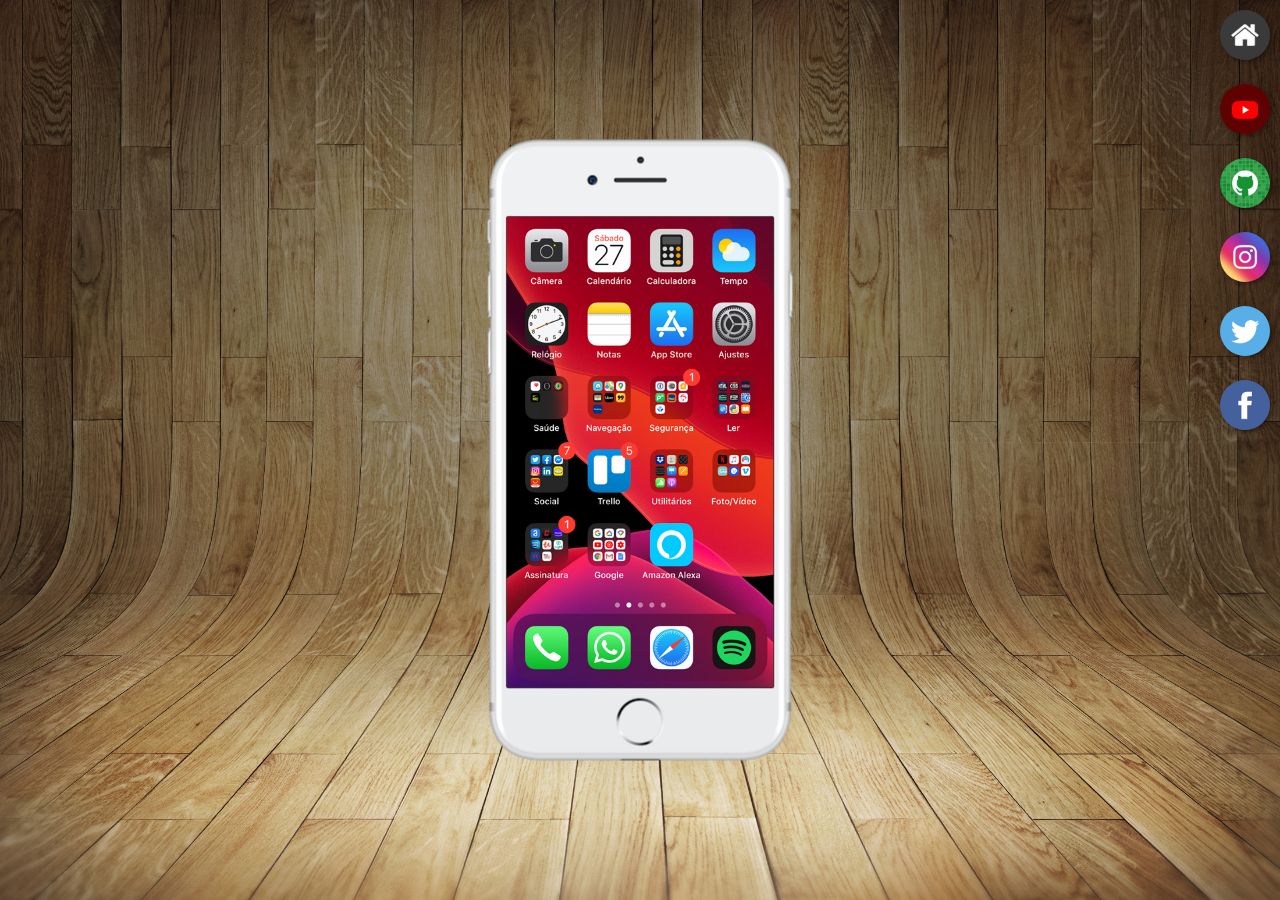
<file: index.html>
<!DOCTYPE html>
<html lang="pt-br">
<head>
    <meta charset="UTF-8">
    <meta http-equiv="X-UA-Compatible" content="IE=edge">
    <meta name="viewport" content="width=device-width, initial-scale=1.0">
    <title>Projeto Redes Sociais</title>
    <link rel="shortcut icon" href="favicon.ico" type="image/x-icon">
    <link rel="stylesheet" href="estilos/style.css">
</head>
<body>
    <main>
        <section id="telefone">
            <iframe src="home.html" name="tela" id="tela" frameborder="0">
                Seu navegador não é compatível com esse recurso.
            </iframe>
        </section>
        <section id="redes-sociais">
            <a href="home.html" target="tela"><img src="imagens/logo-home.jpg" alt="Home"></a><br>
            <a href="youtube.html" target="tela"><img src="imagens/logo-youtube.jpg" alt="Youtube"></a><br>
            <a href="github.html" target="tela"><img src="imagens/logo-github.jpg" alt="GitHub"></a><br>
            <a href="instagram.html" target="tela"><img src="imagens/logo-instagram.jpg" alt="Instagram"></a><br>
            <a href="twitter.html" target="tela"><img src="imagens/logo-twitter.jpg" alt="Twitter"></a><br>
            <a href="facebook.html" target="tela"><img src="imagens/logo-facebook.jpg" alt="Facebook"></a><br>
        </section>
    </main>
</body>
</html>
</file>
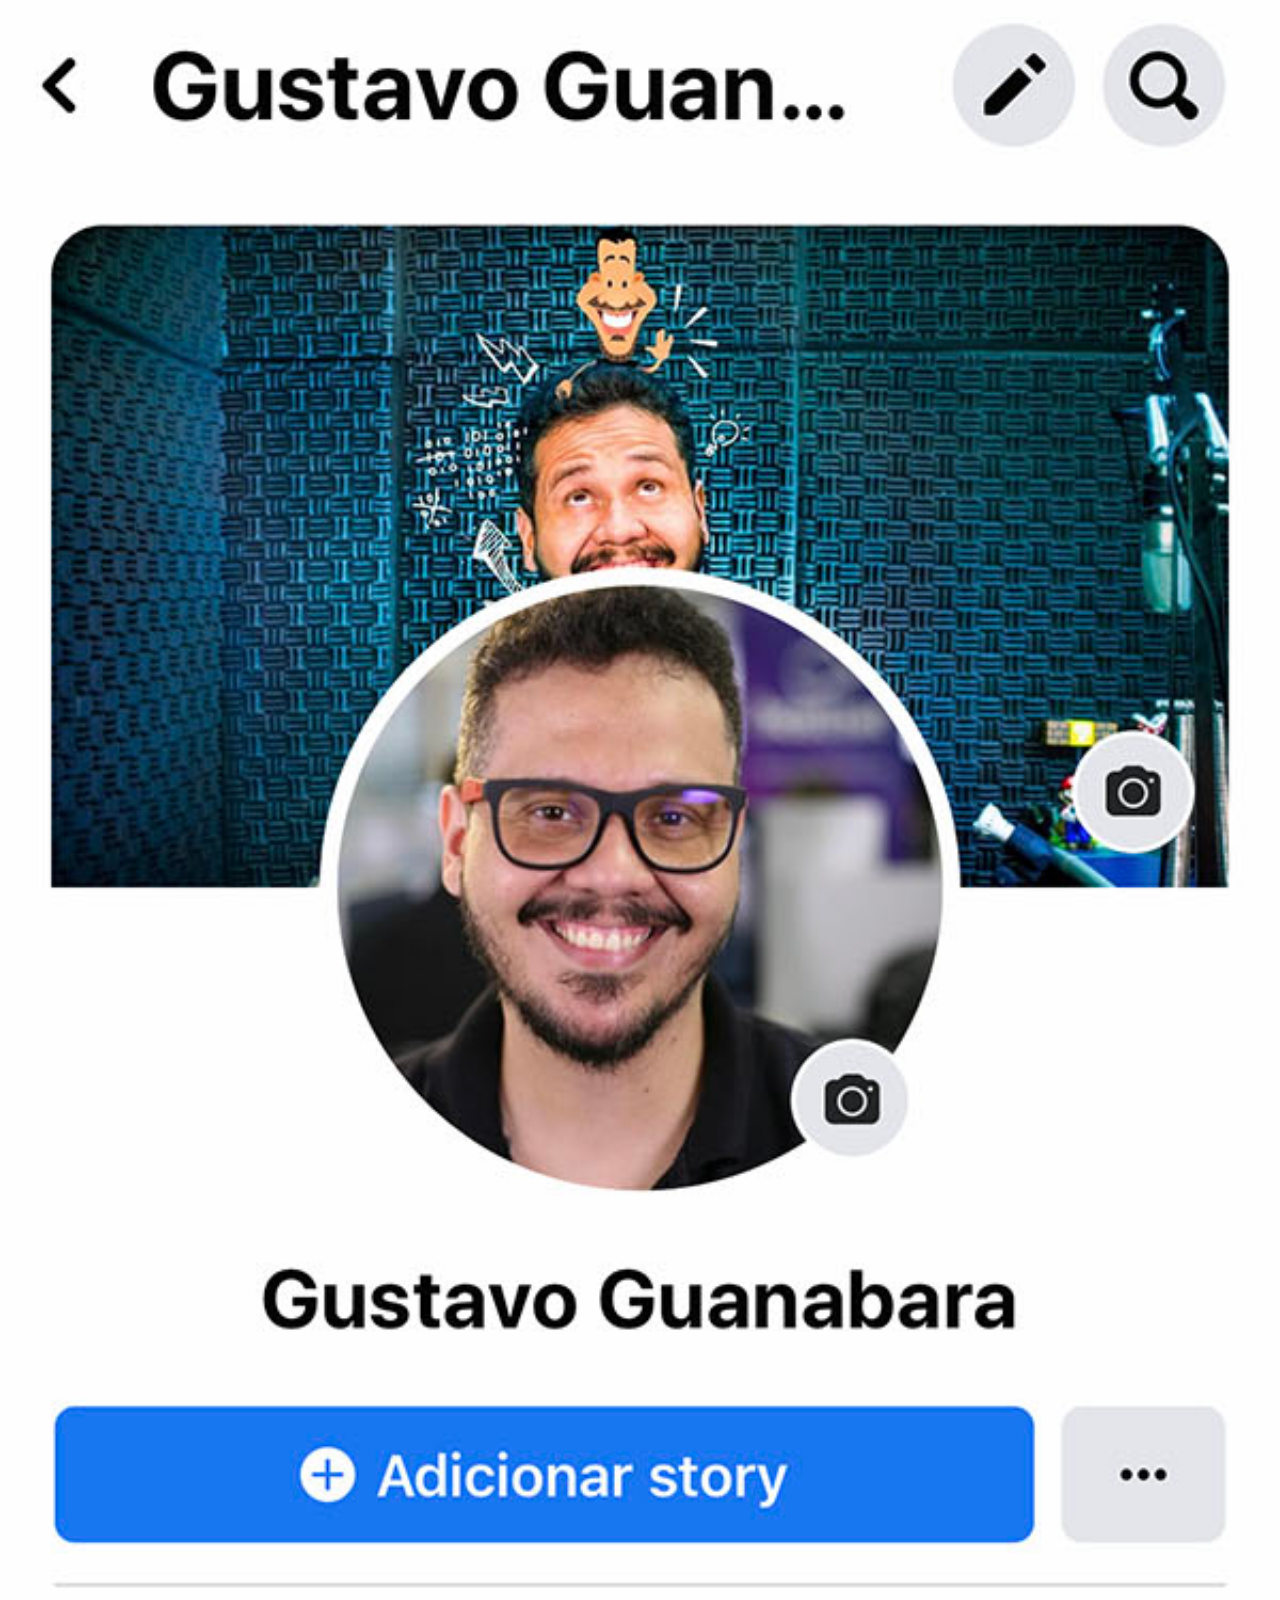
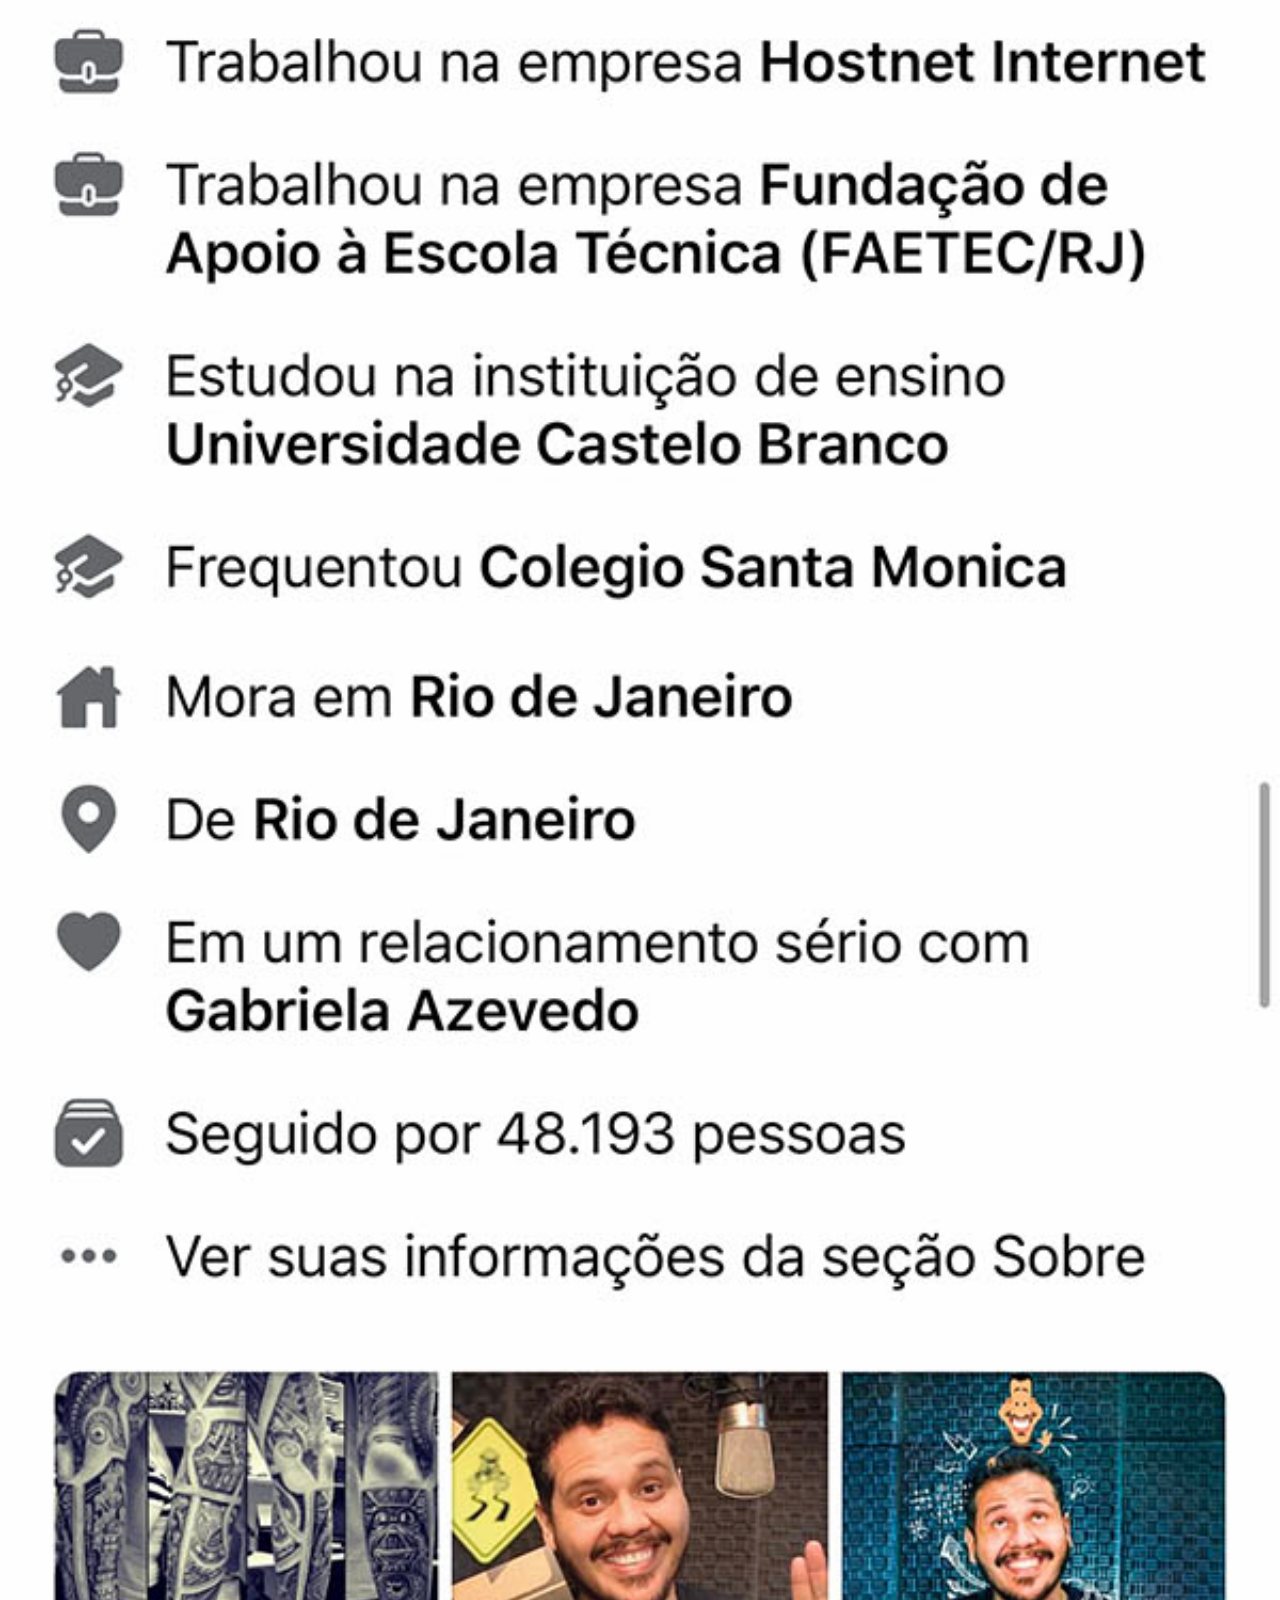
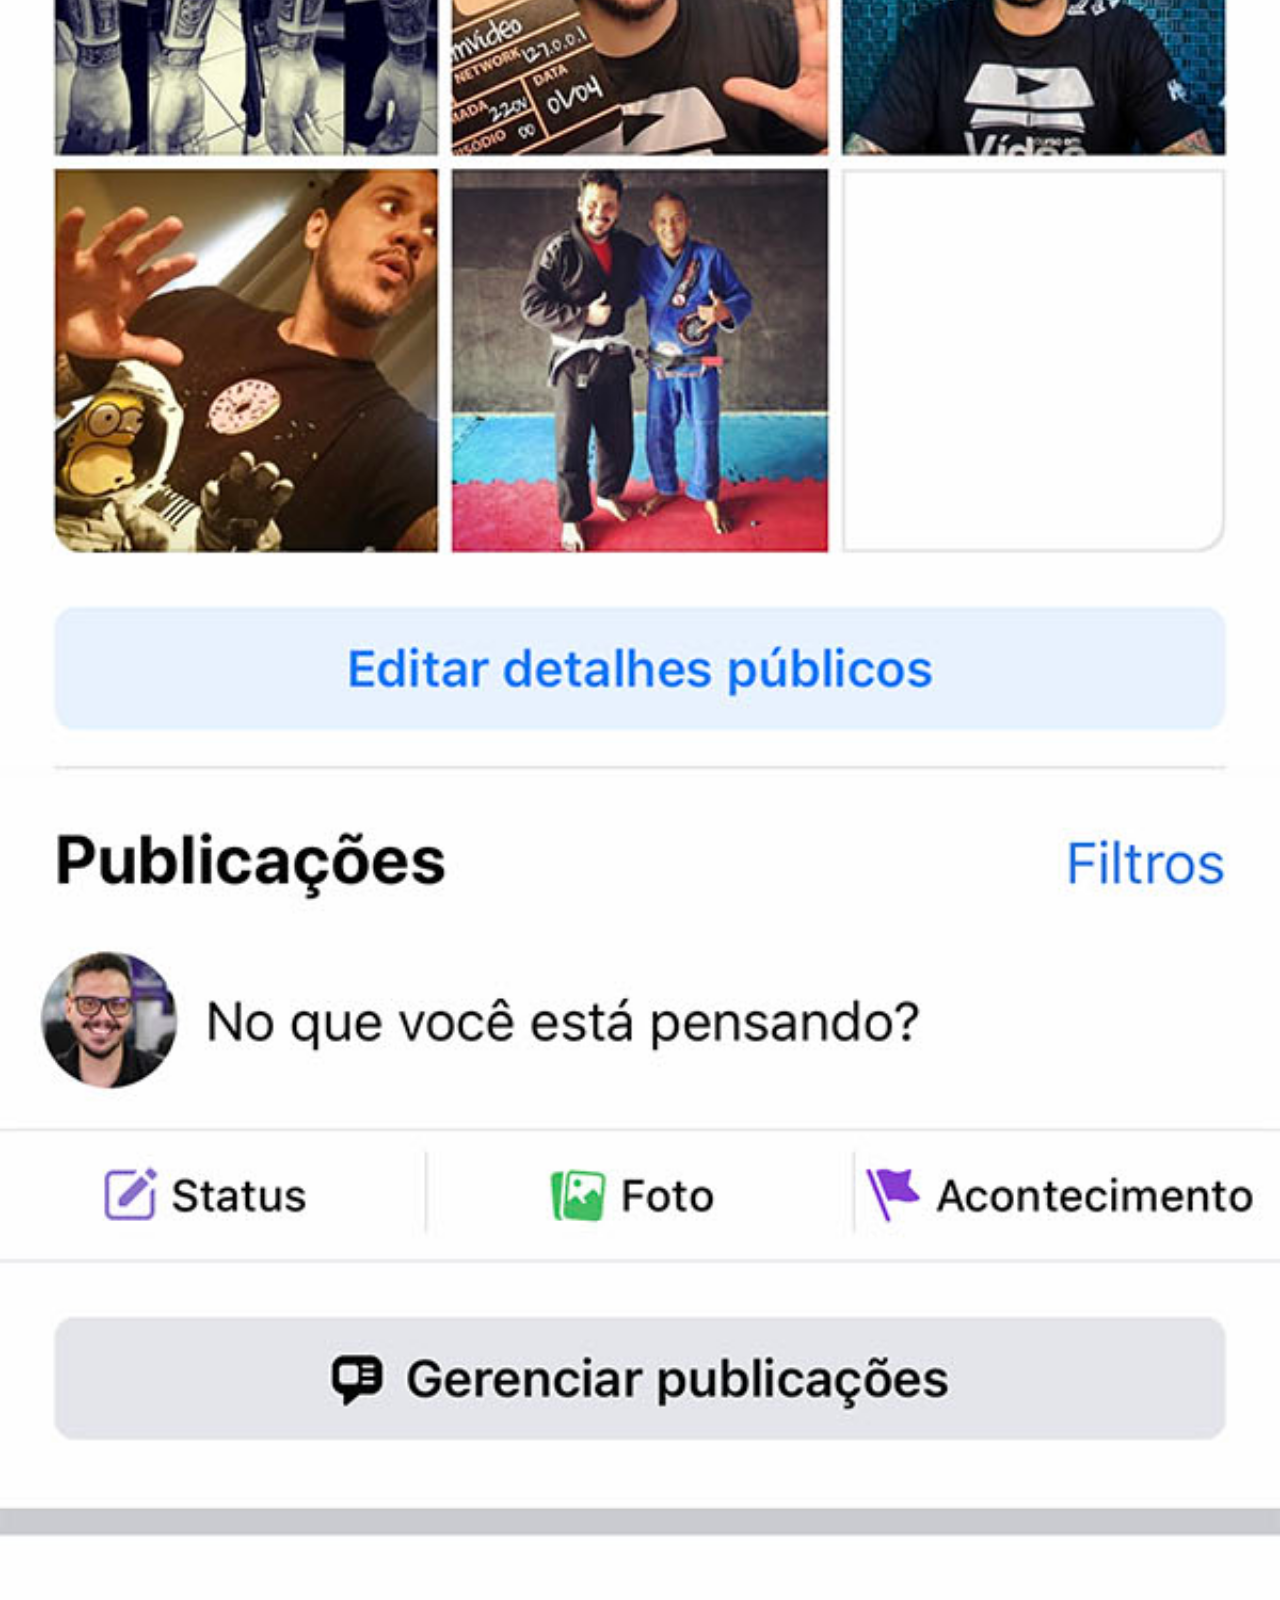
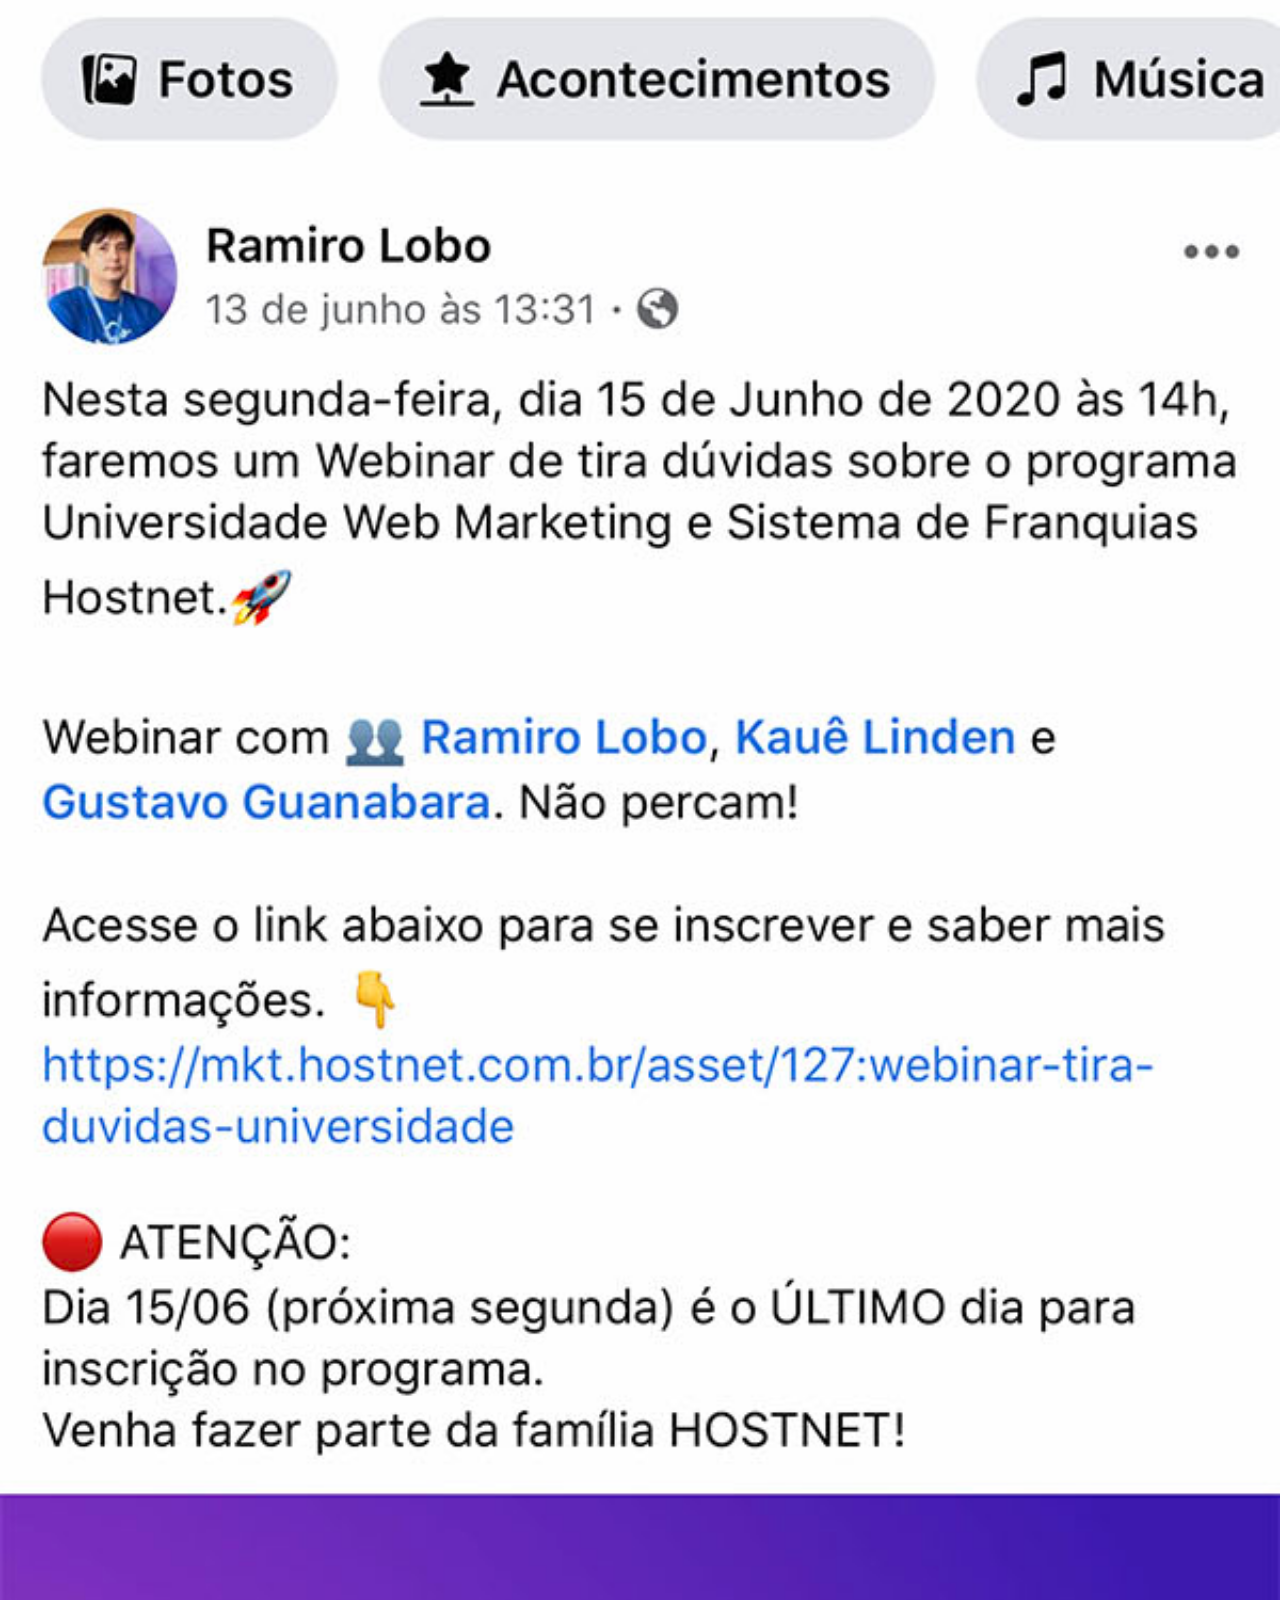
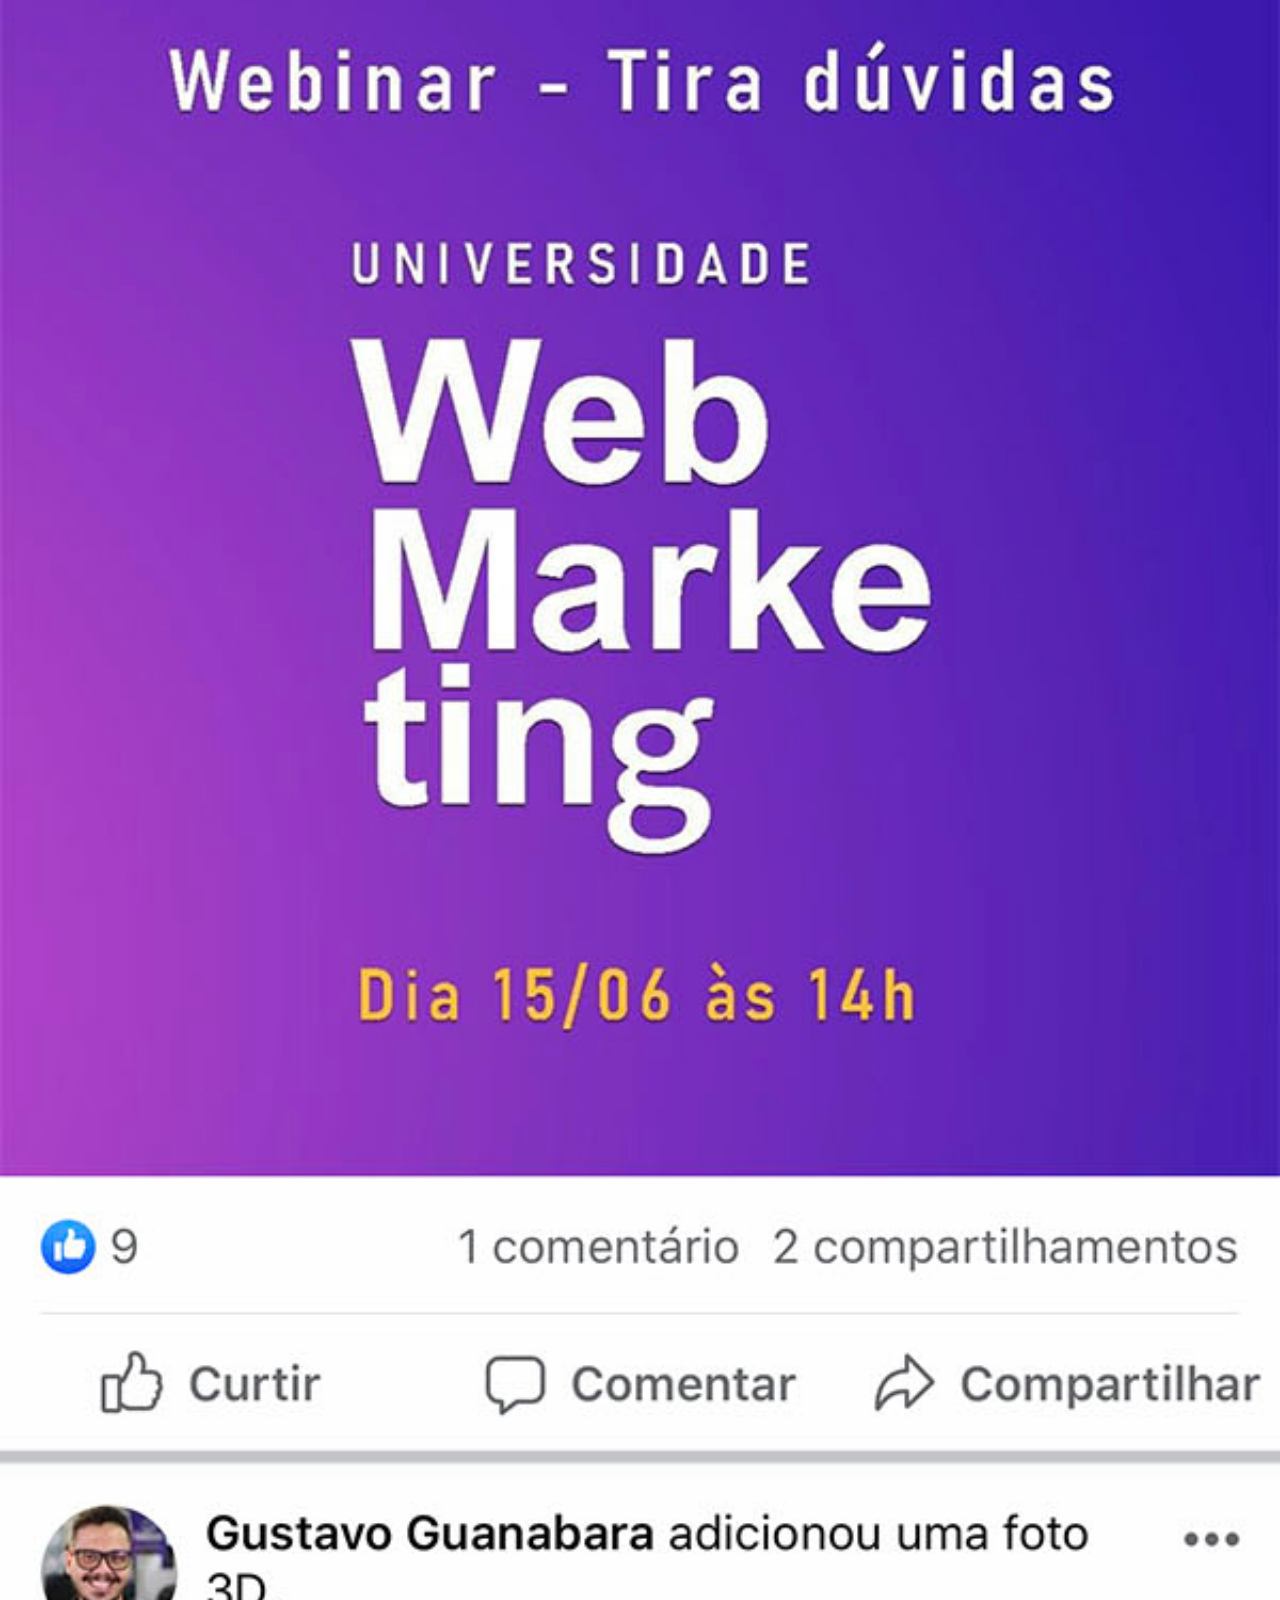
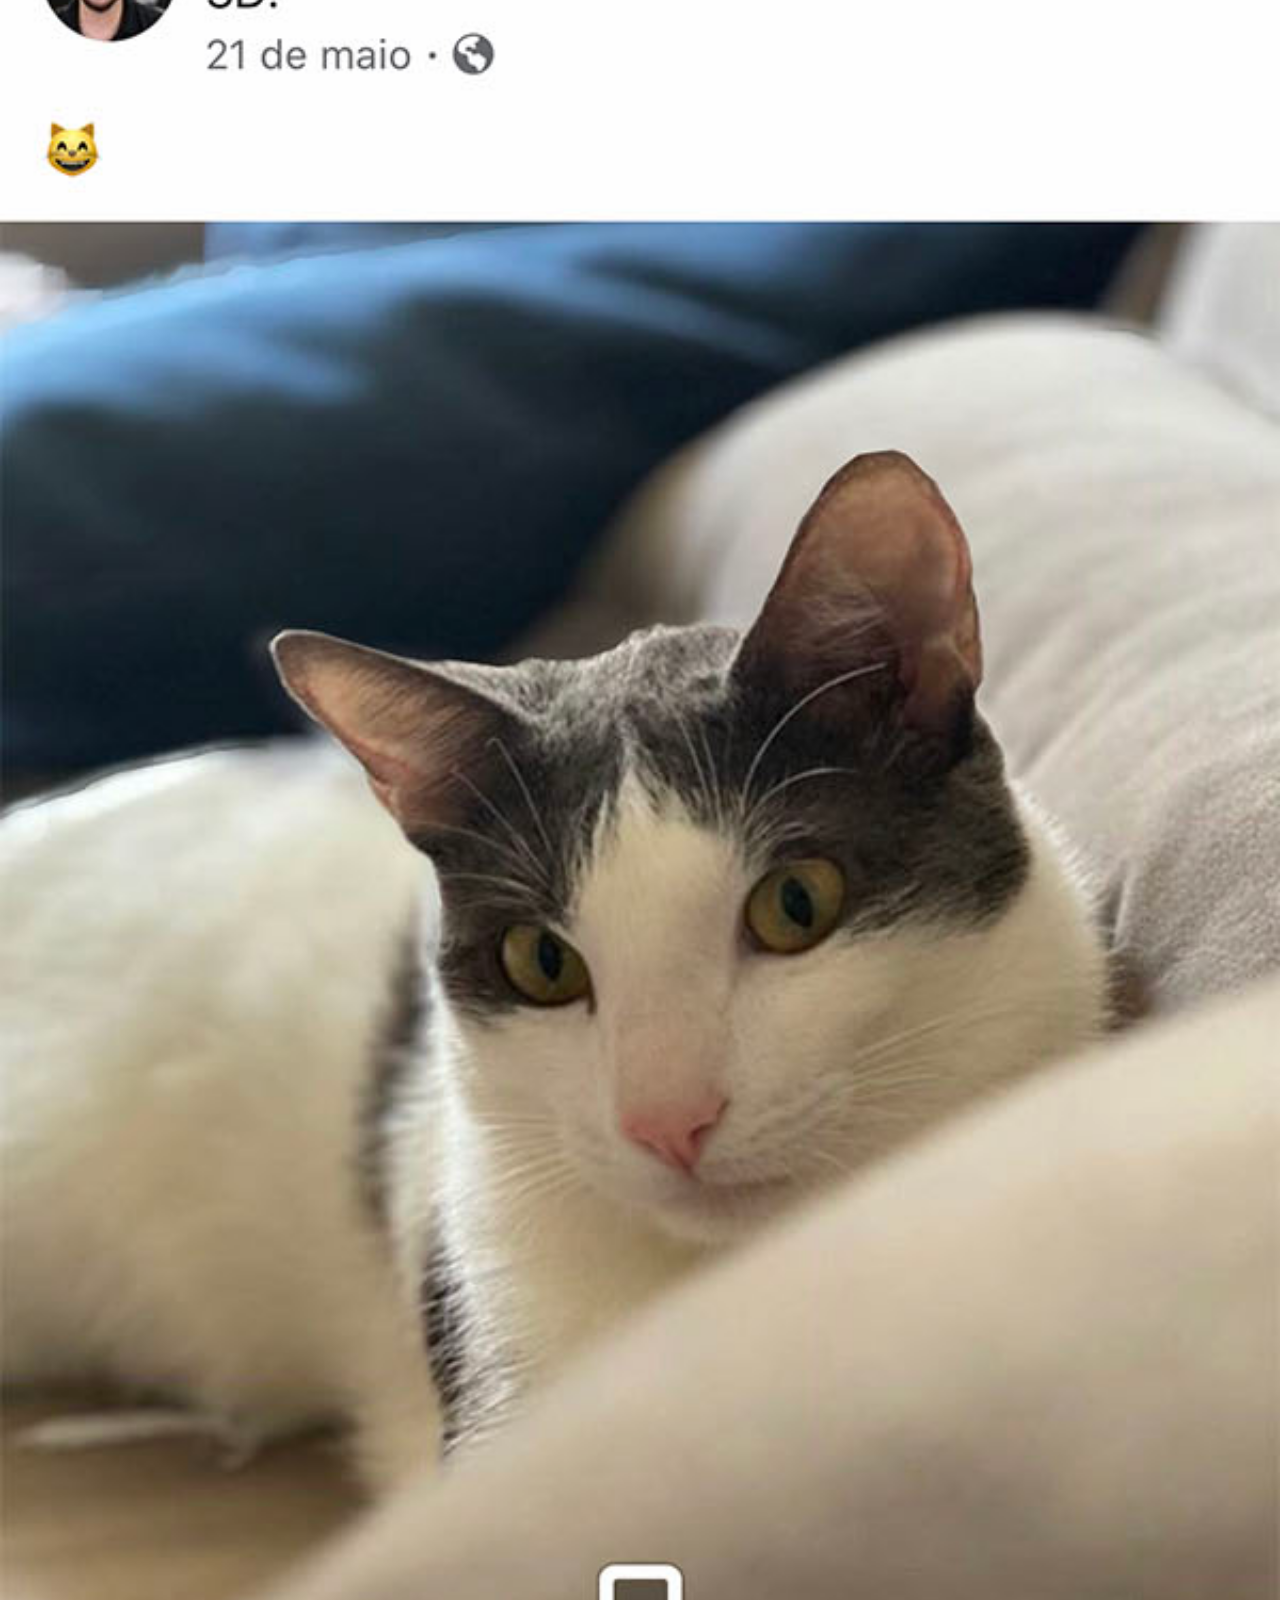
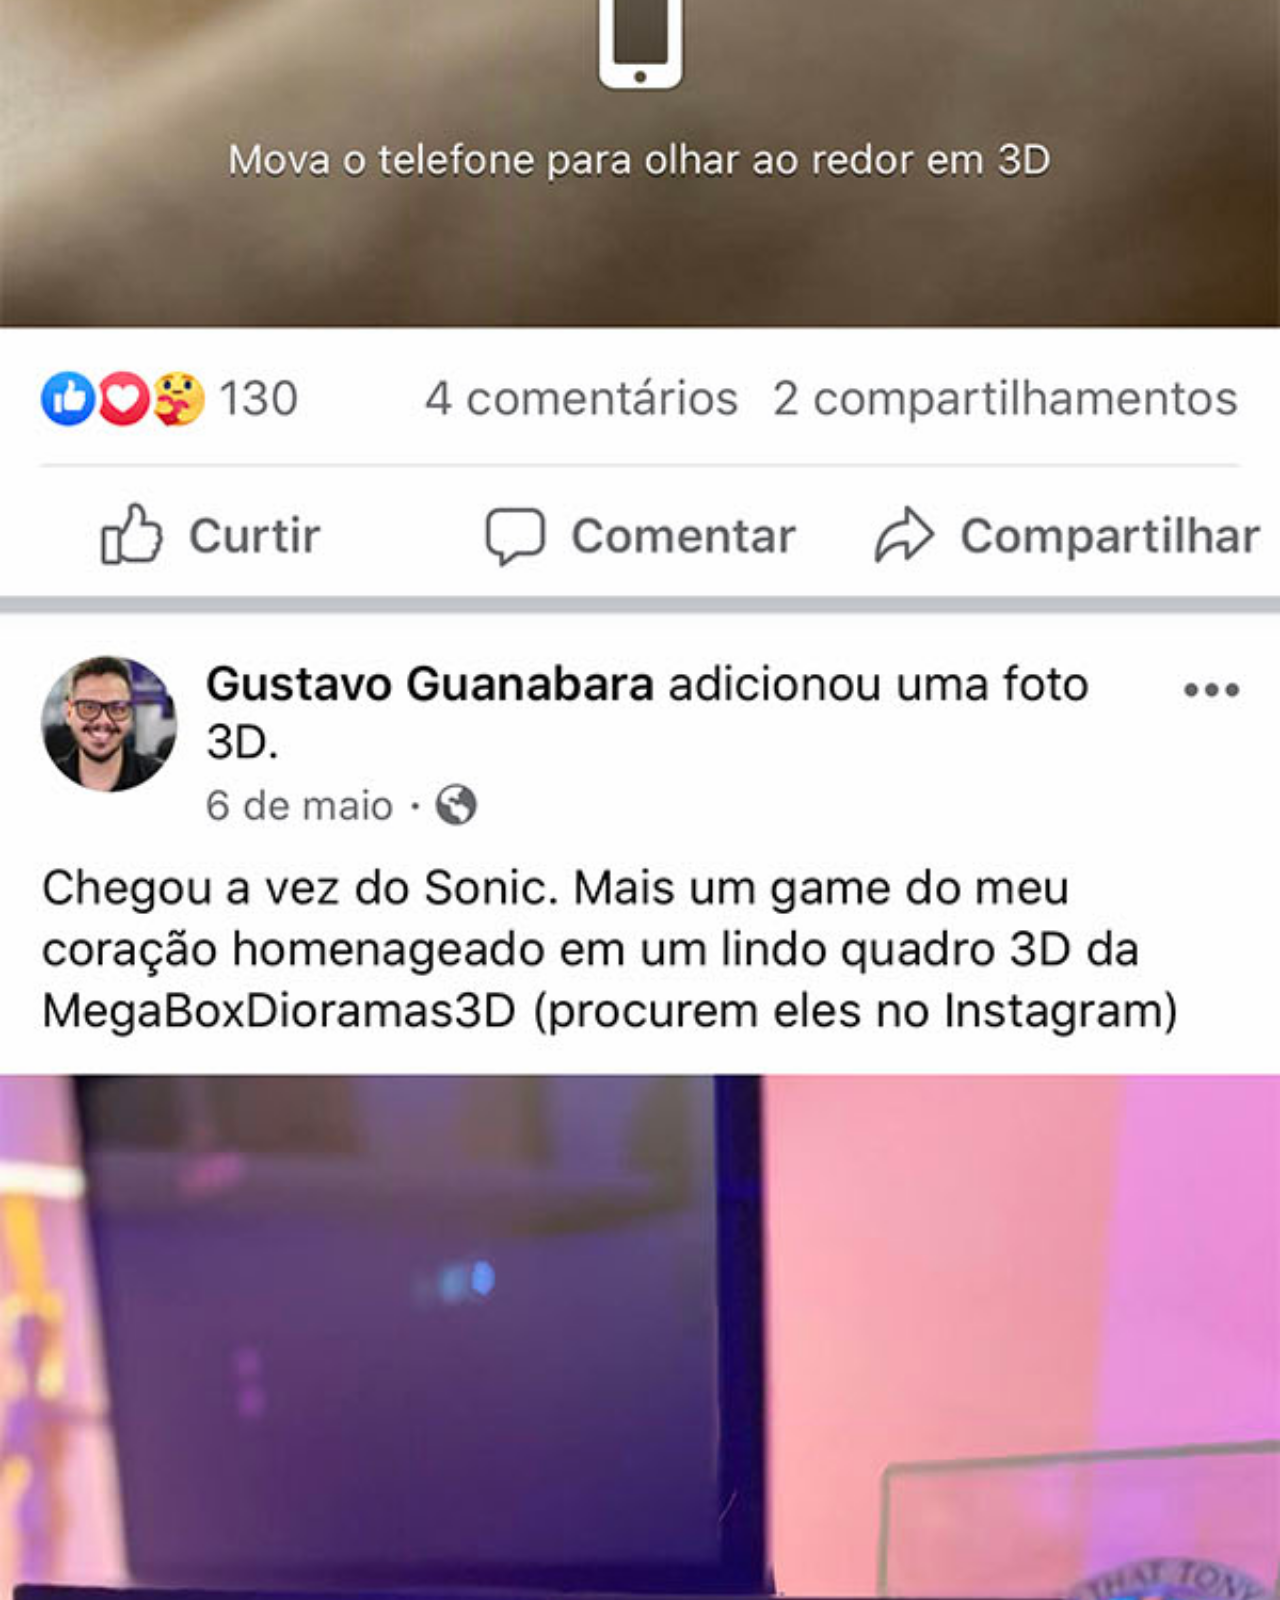
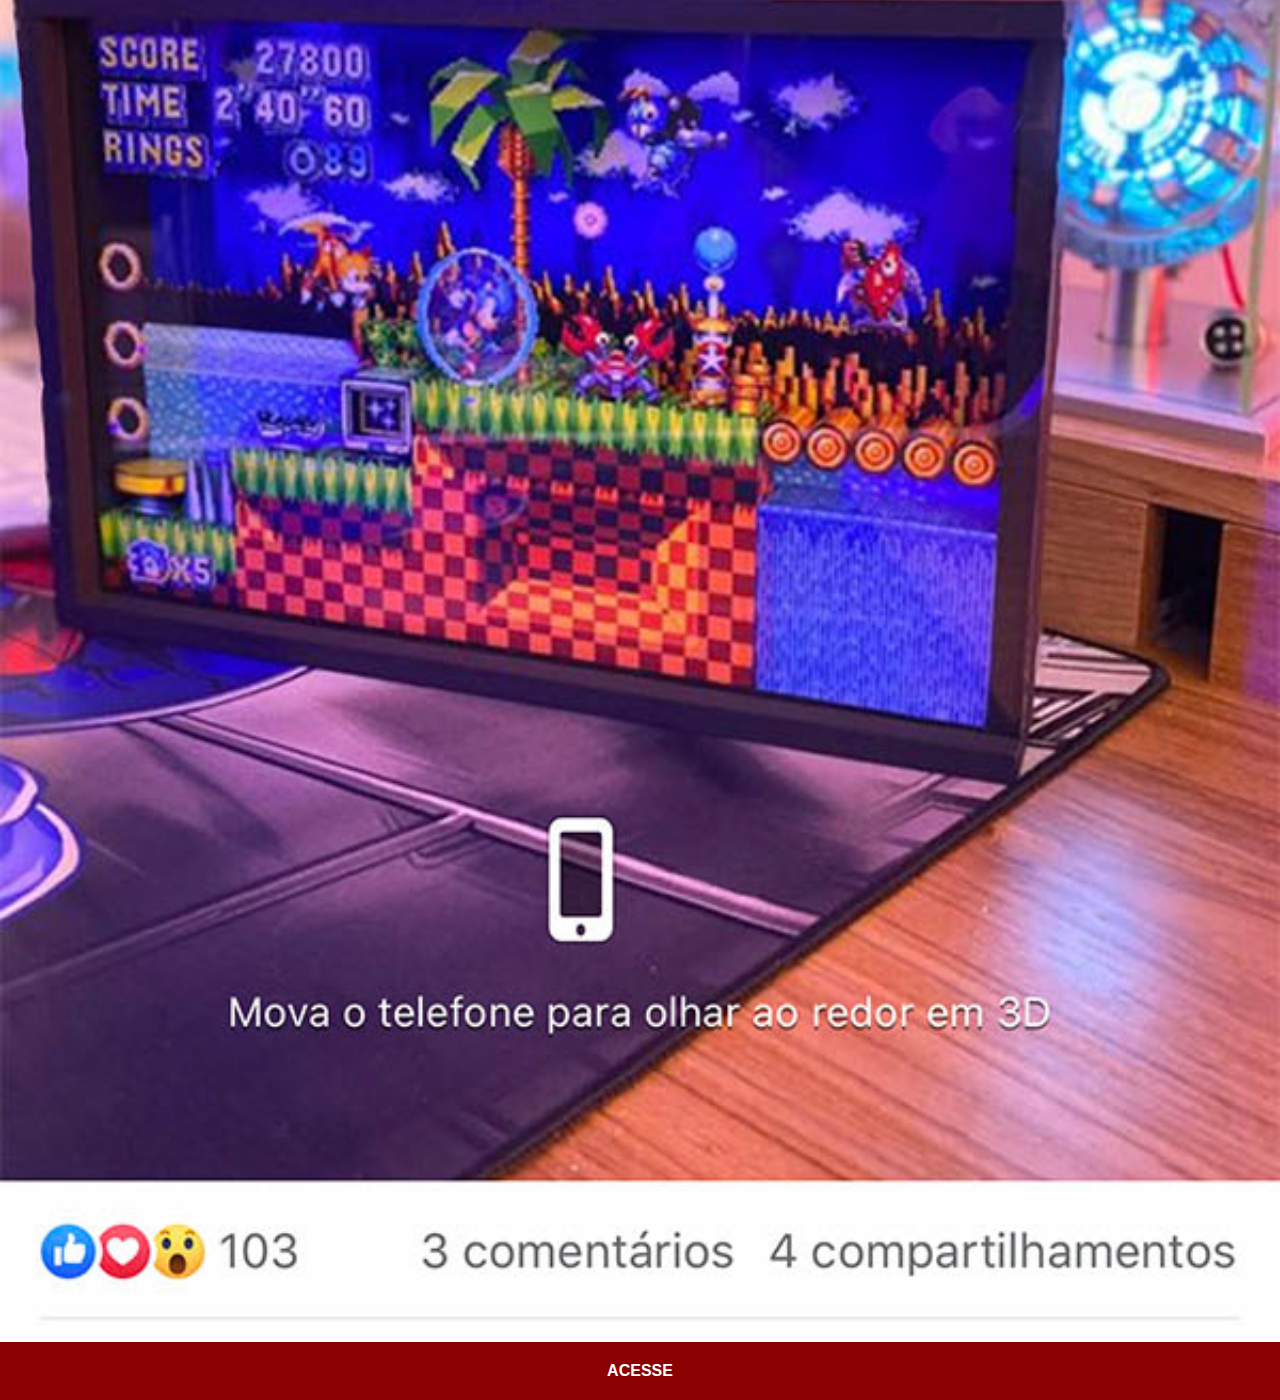
<file: facebook.html>
<!DOCTYPE html>
<html lang="pt-br">
<head>
    <meta charset="UTF-8">
    <meta http-equiv="X-UA-Compatible" content="IE=edge">
    <meta name="viewport" content="width=device-width, initial-scale=1.0">
    <title>Facebook</title>
    <link rel="stylesheet" href="estilos/social.css">
</head>
<body>
    <img src="imagens/tela-facebook.jpg" alt="Facebook">
    <a href="https://www.facebook.com/gustavoguanabara" target="_blank">ACESSE</a>
</body>
</html>
</file>
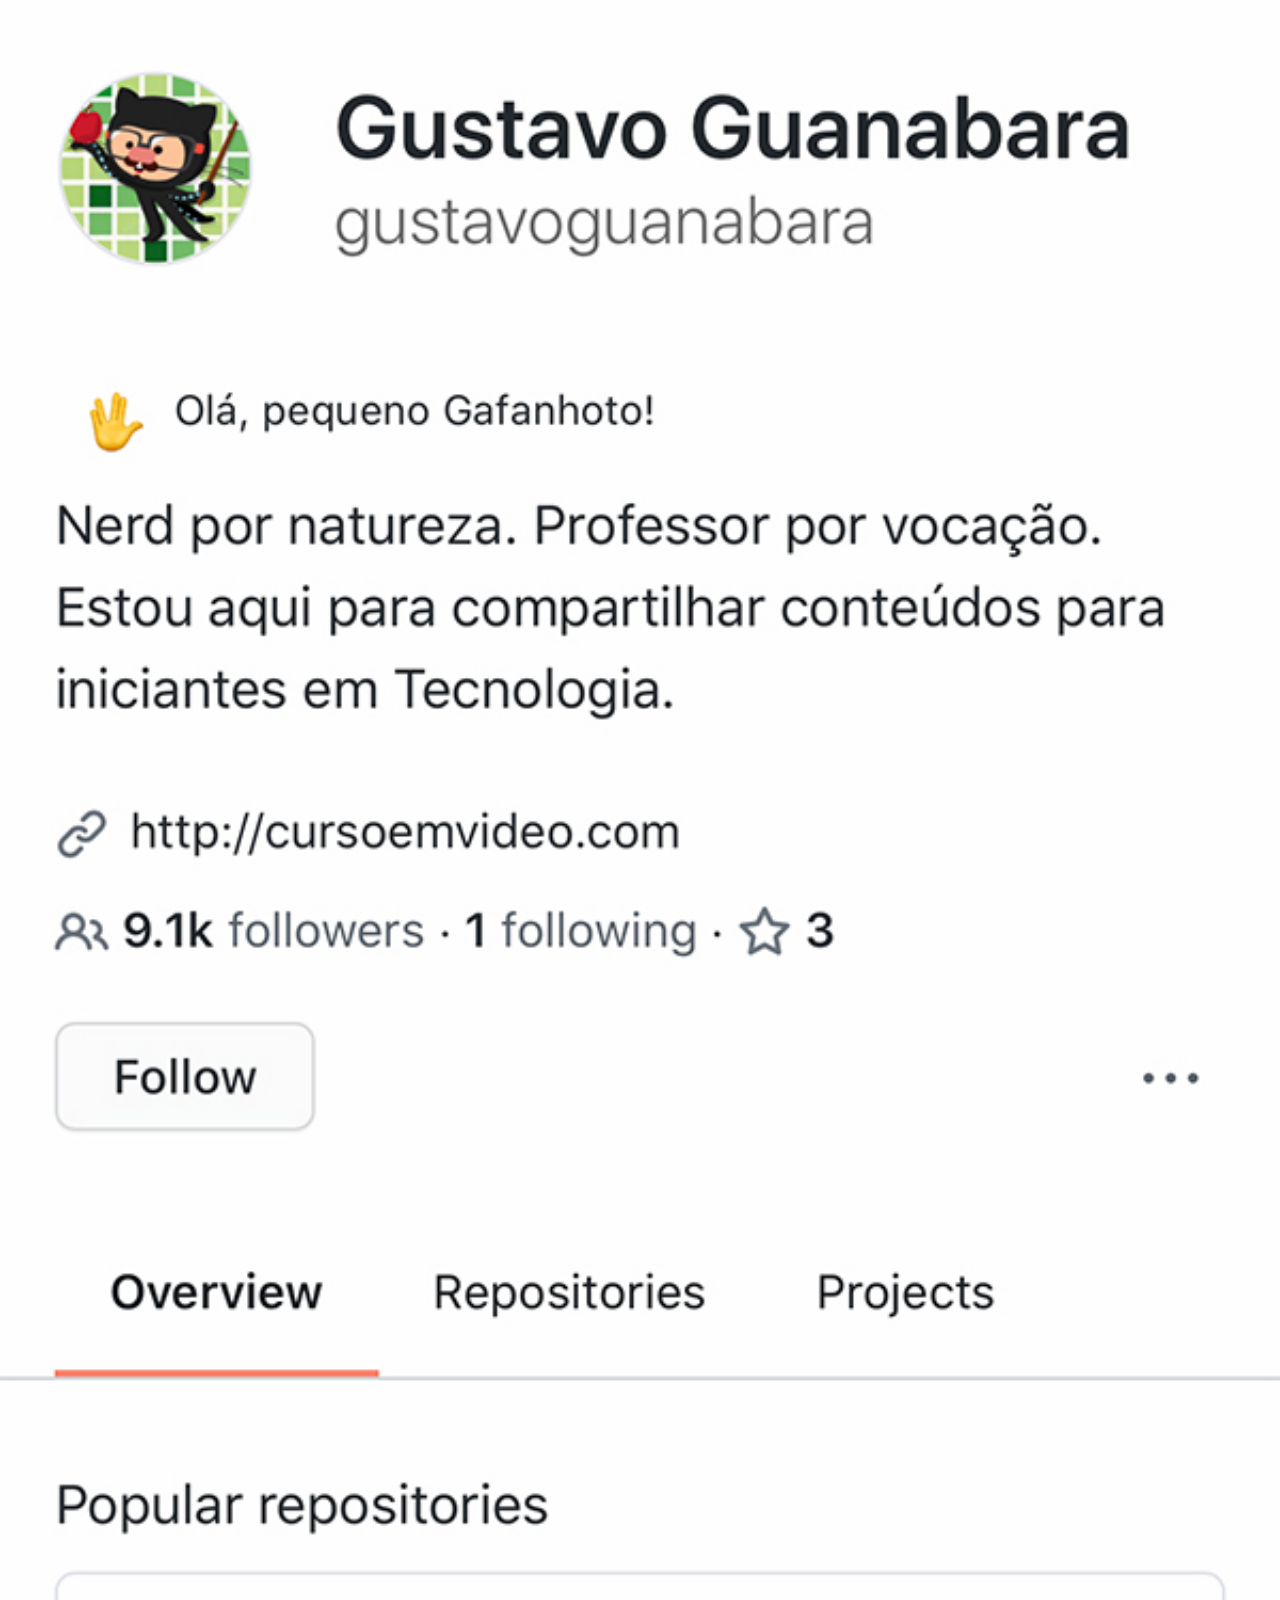
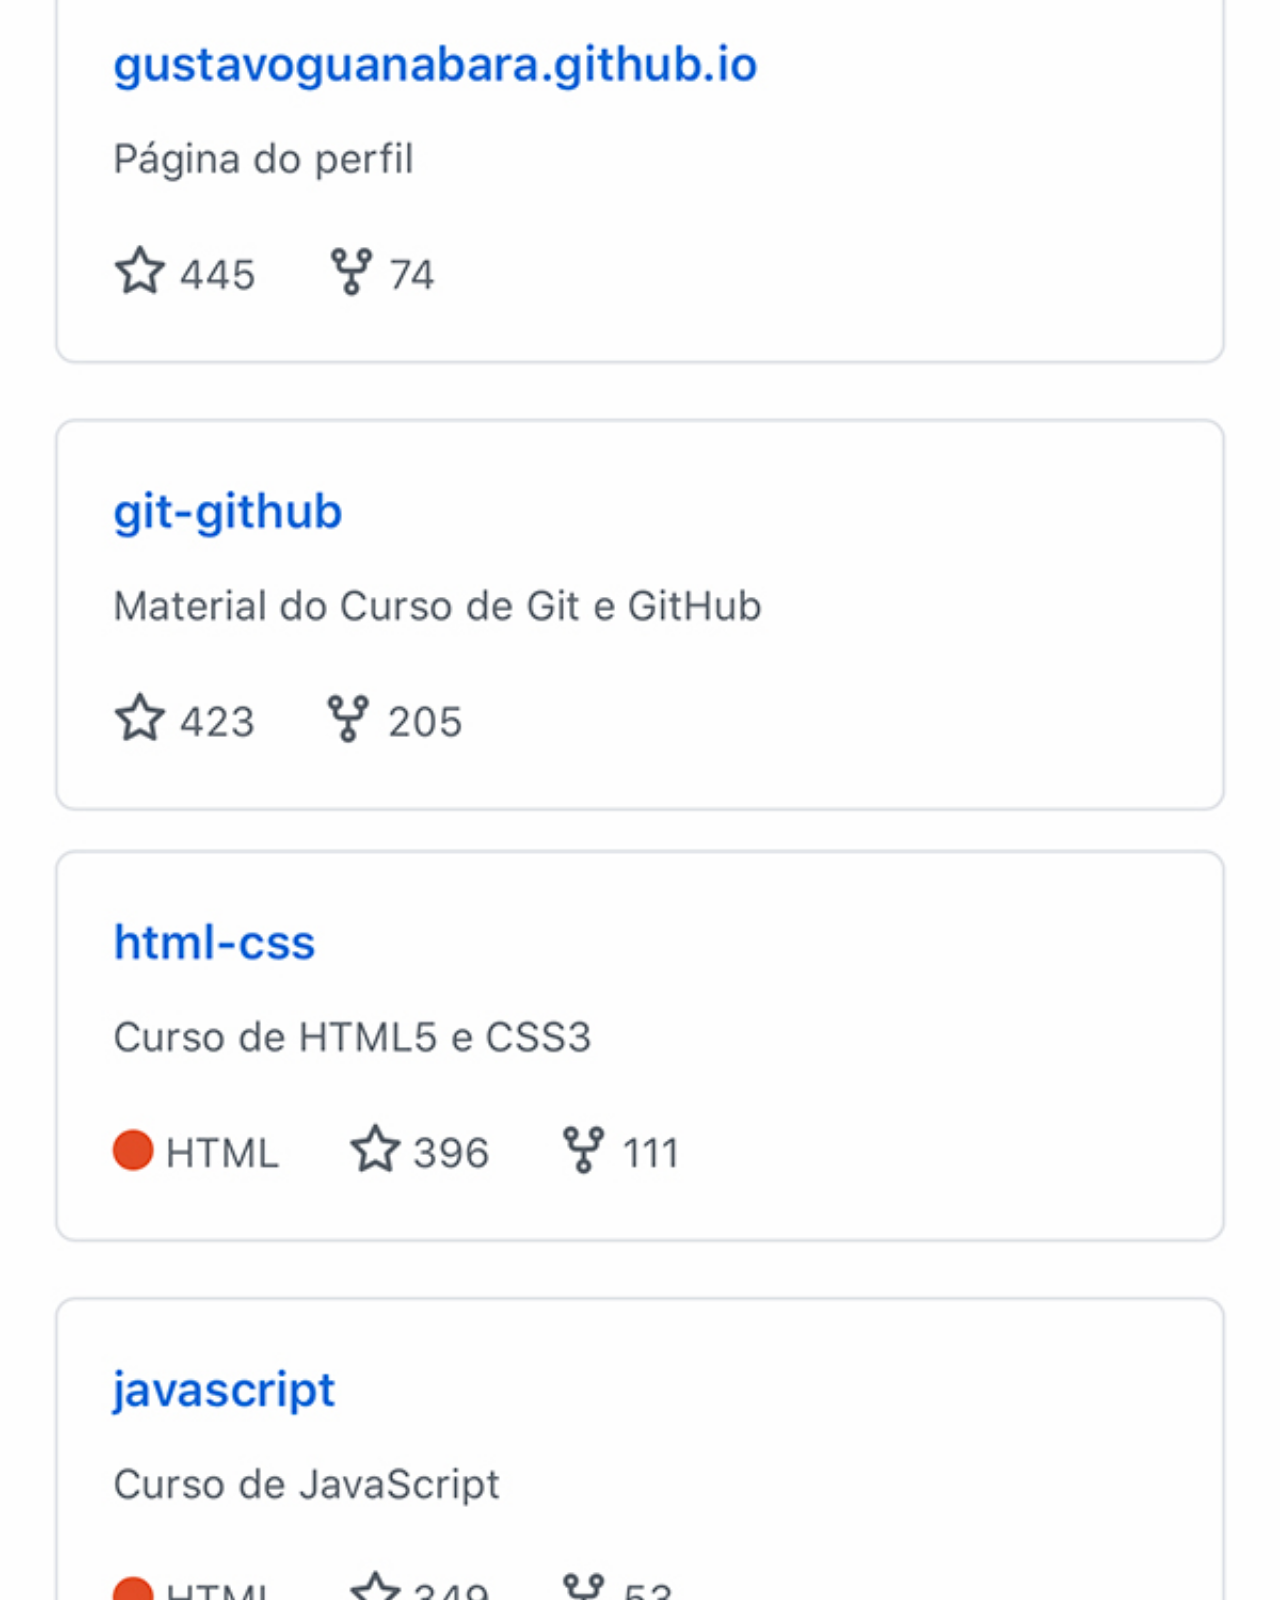
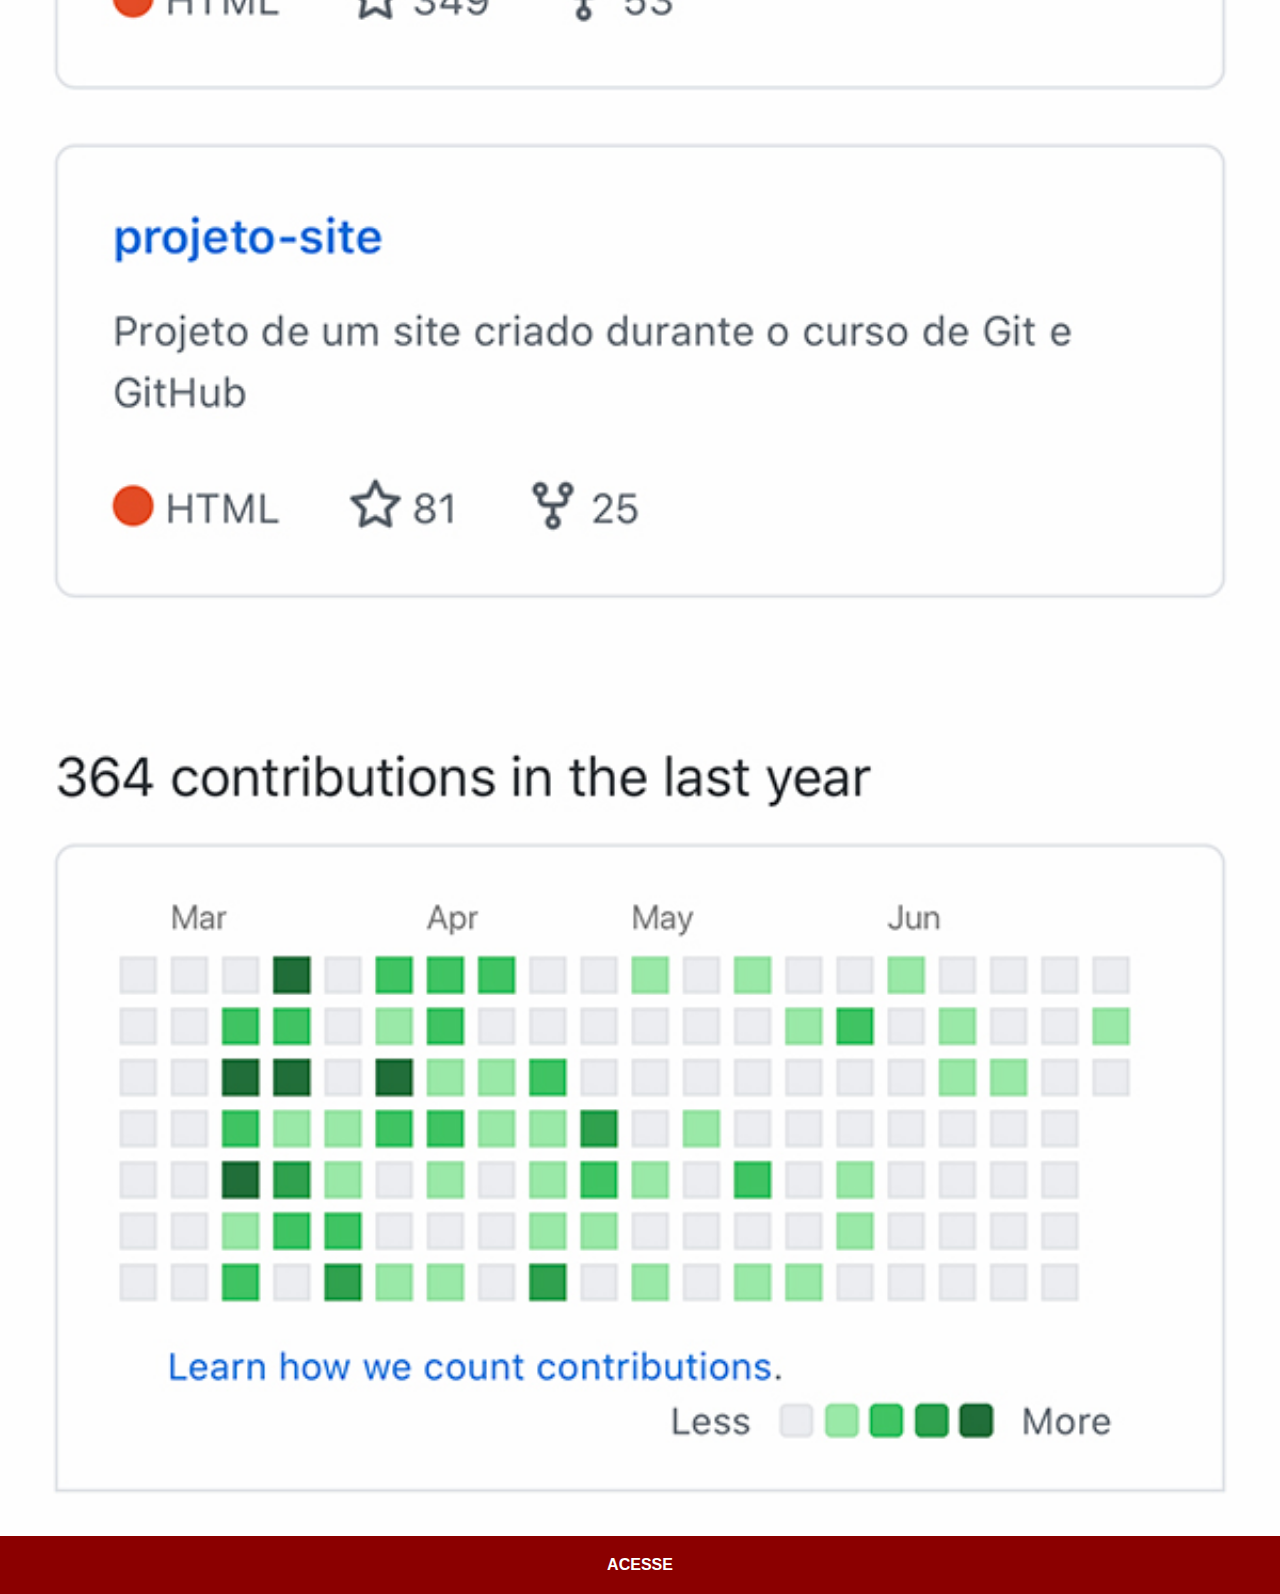
<file: github.html>
<!DOCTYPE html>
<html lang="pt-br">
<head>
    <meta charset="UTF-8">
    <meta http-equiv="X-UA-Compatible" content="IE=edge">
    <meta name="viewport" content="width=device-width, initial-scale=1.0">
    <title>GitHub</title>
    <link rel="stylesheet" href="estilos/social.css">
</head>
<body>
    <img src="imagens/tela-github.jpg" alt="GitHub">
    <a href="https://github.com/gustavoguanabara" target="_blank">ACESSE</a>
</body>
</html>
</file>
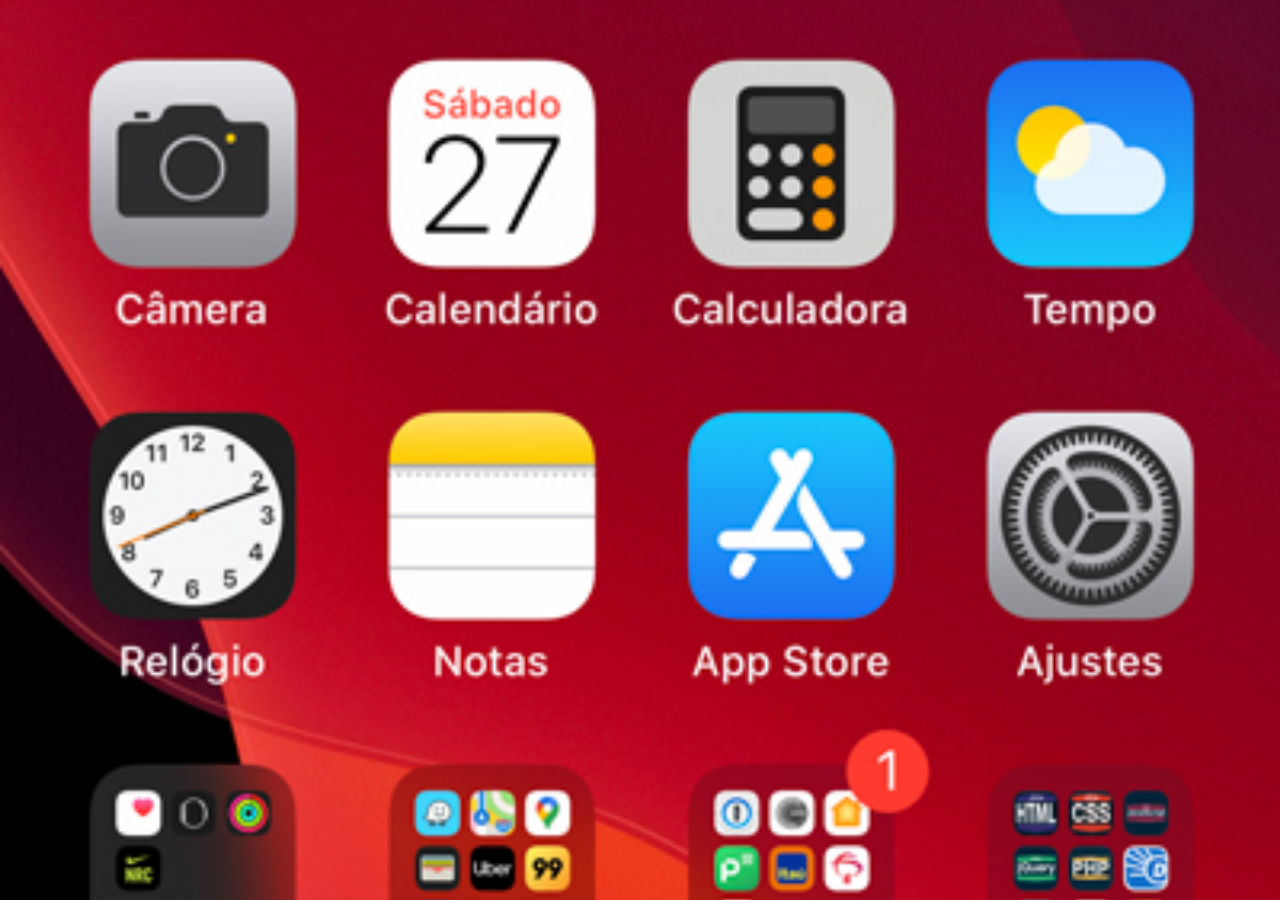
<file: home.html>
<!DOCTYPE html>
<html lang="pt-br">
<head>
    <meta charset="UTF-8">
    <meta http-equiv="X-UA-Compatible" content="IE=edge">
    <meta name="viewport" content="width=device-width, initial-scale=1.0">
    <title>Home</title>
</head>
<style>
    * {
        margin: 0;
        padding: 0;
    }

    body {
        width: 100vw;
        height: 100vh;
        background: black url(imagens/tela-home.jpg) no-repeat top center;
        background-size: cover;
    }
</style>
<body>

</body>
</html>
</file>
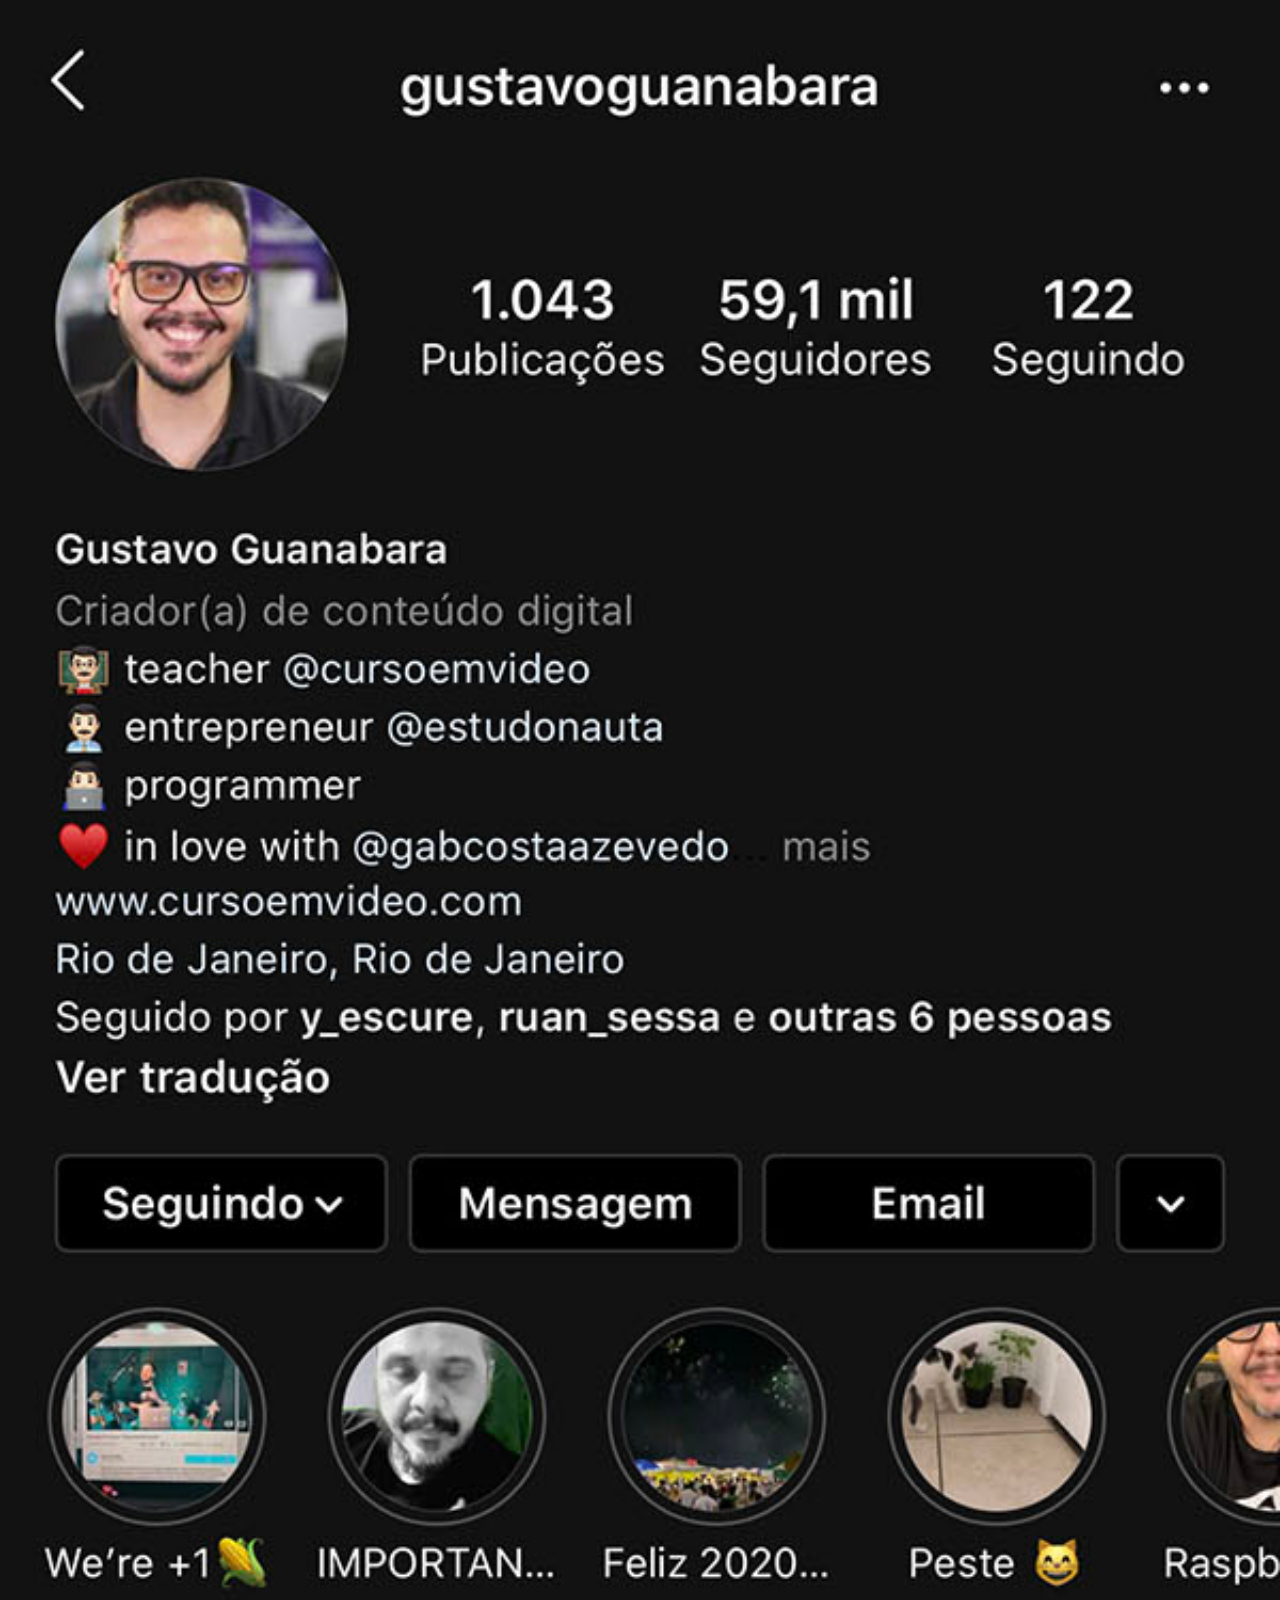
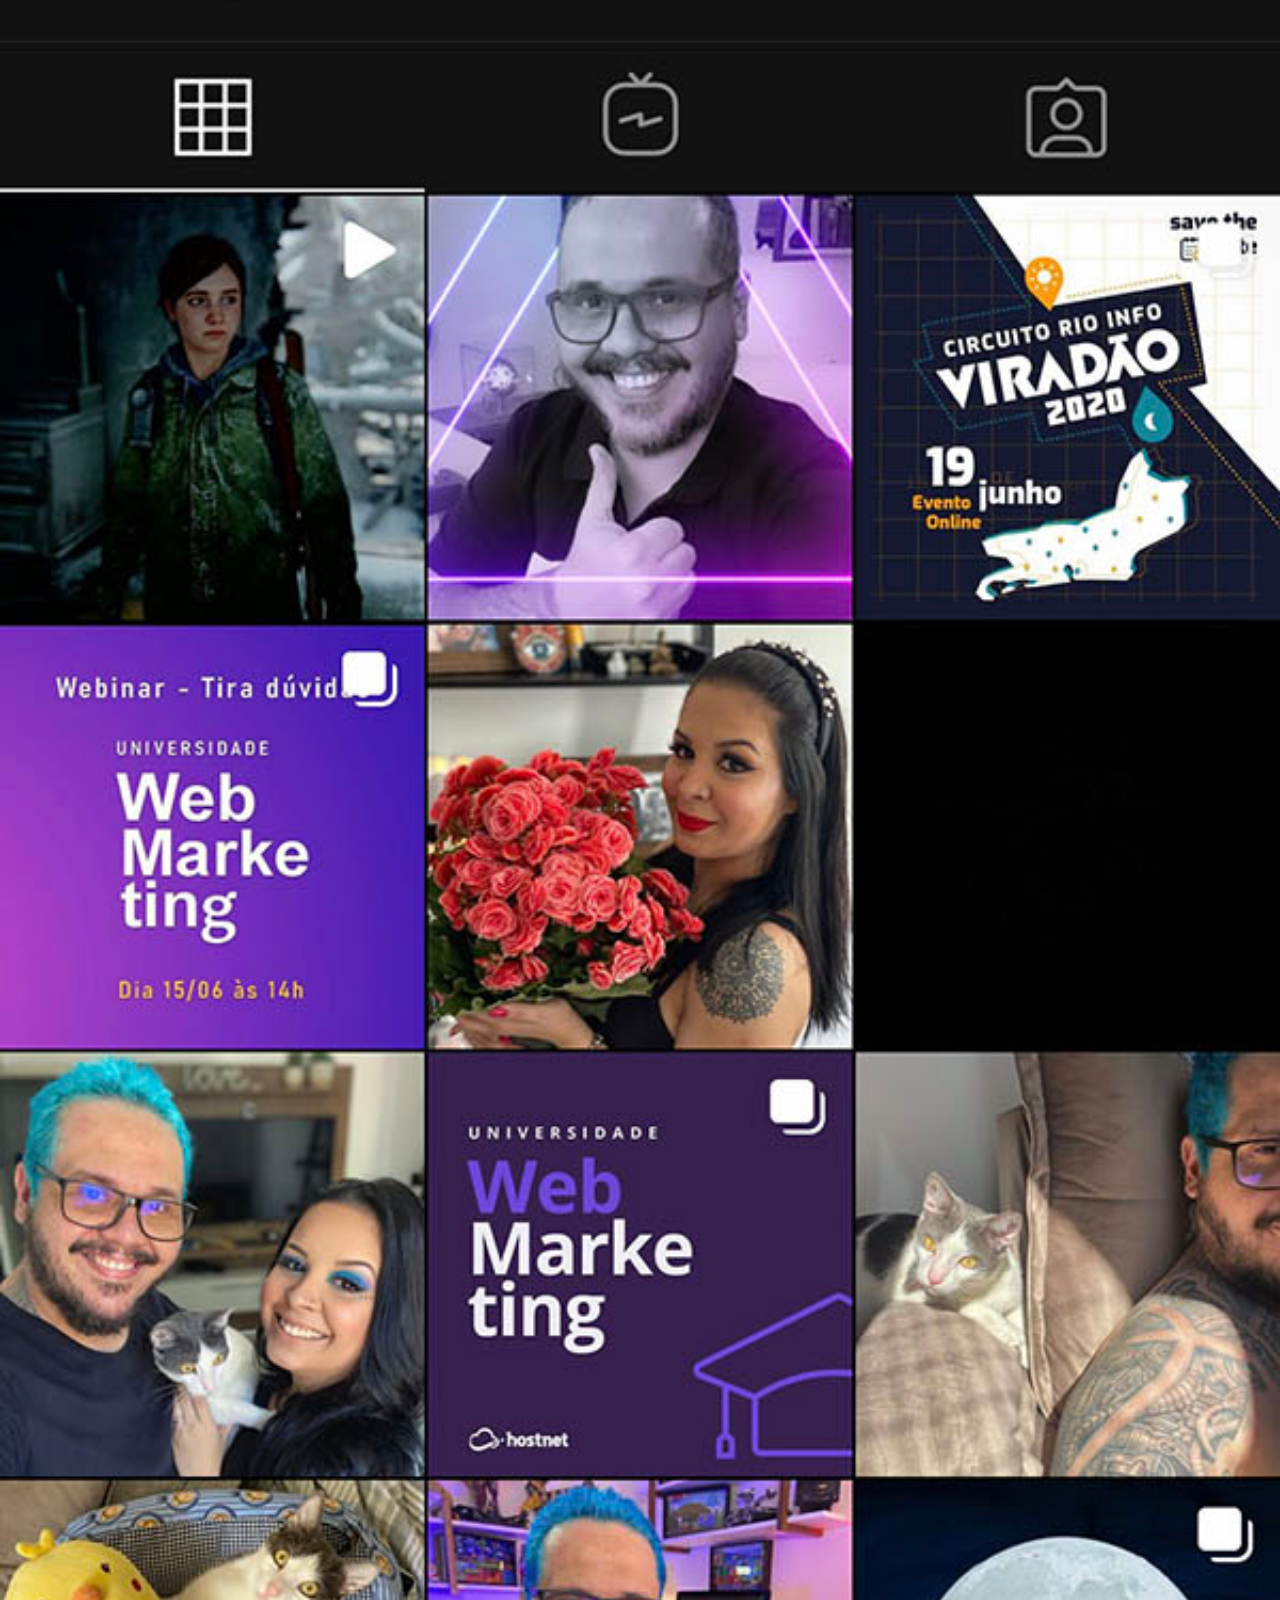
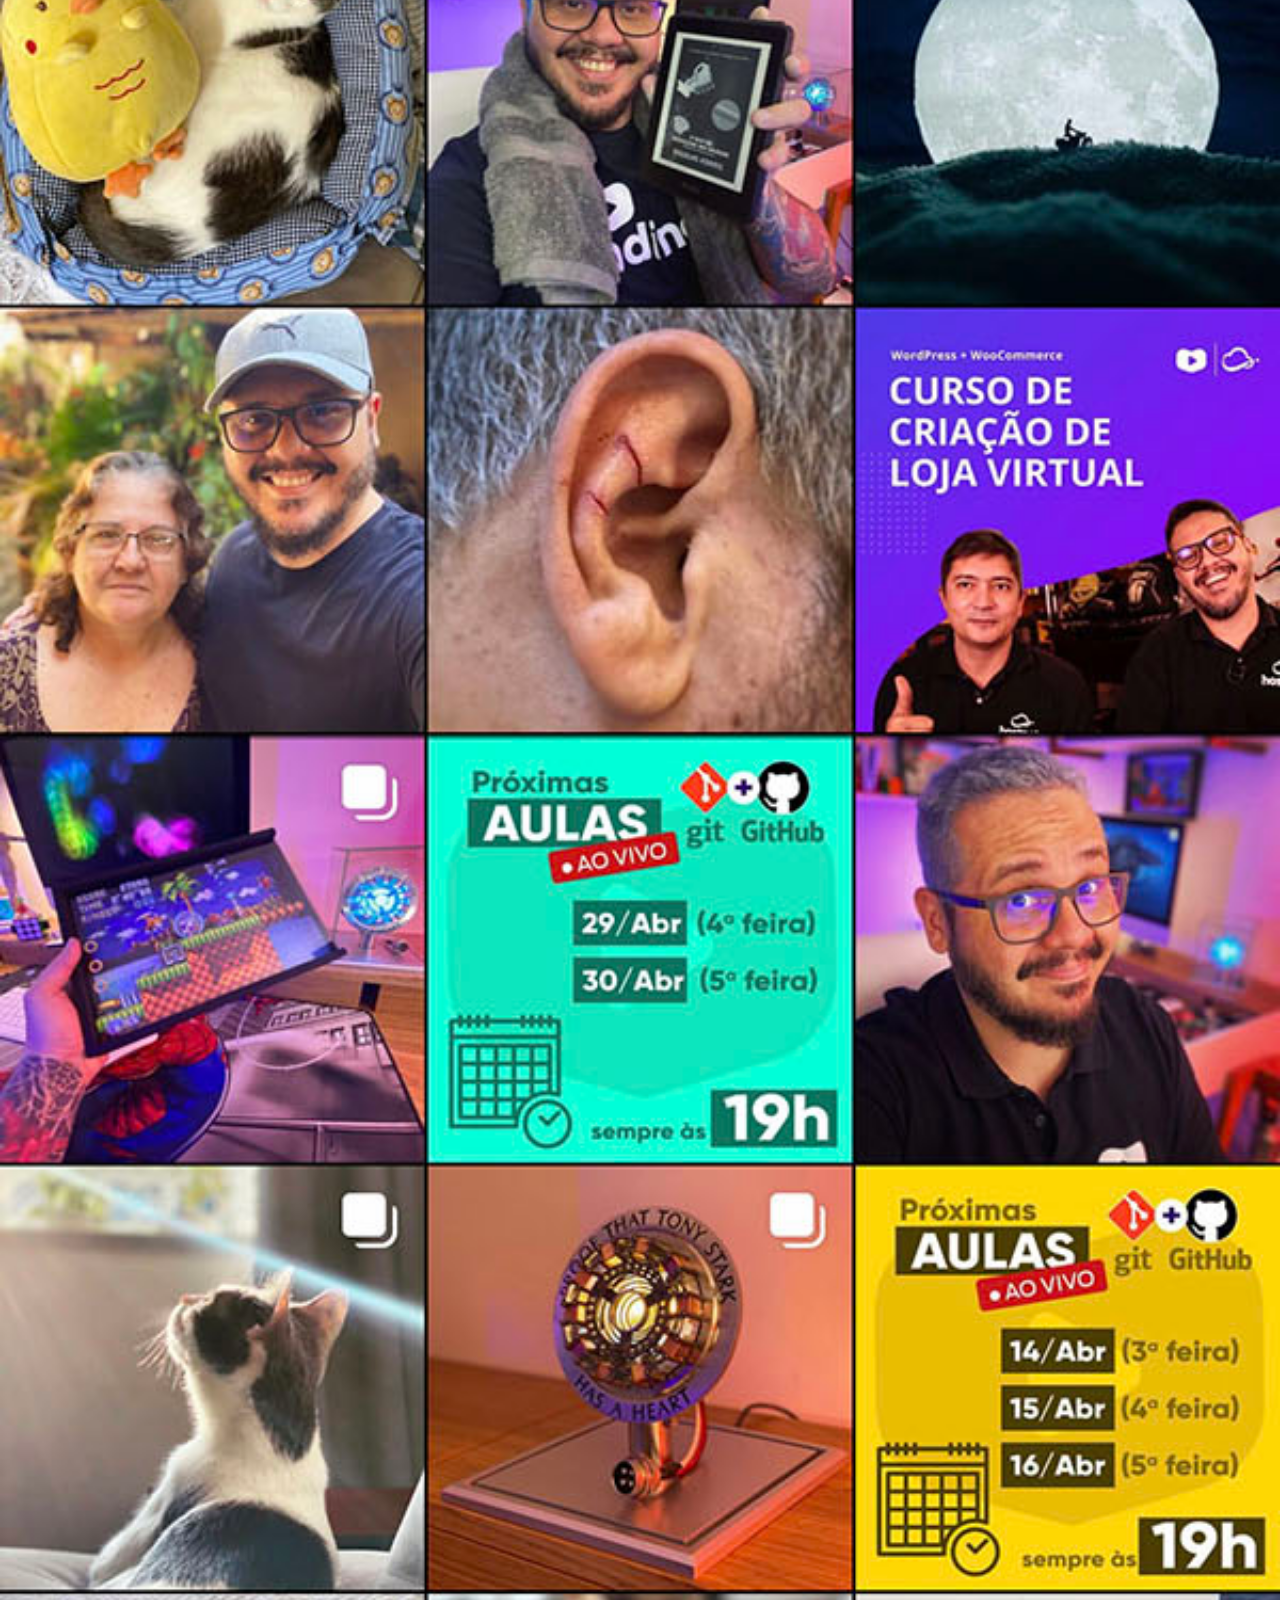
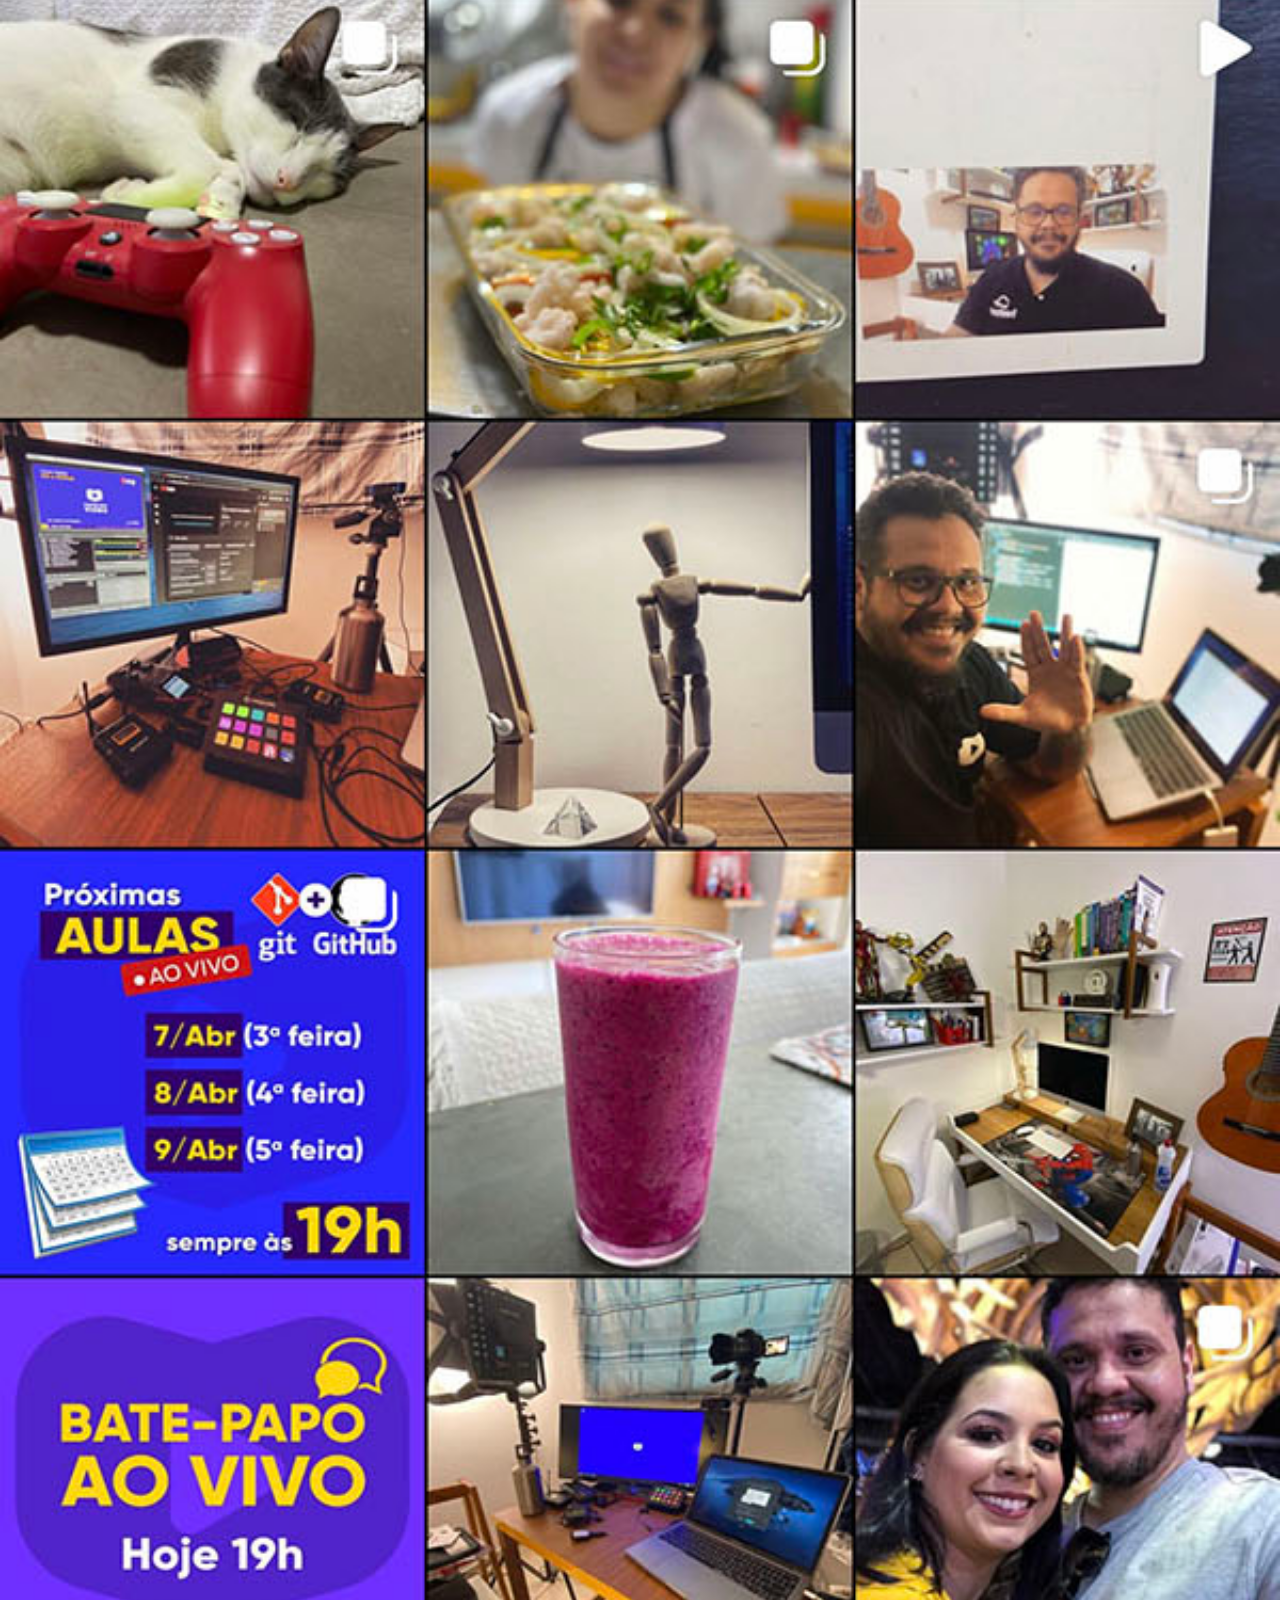
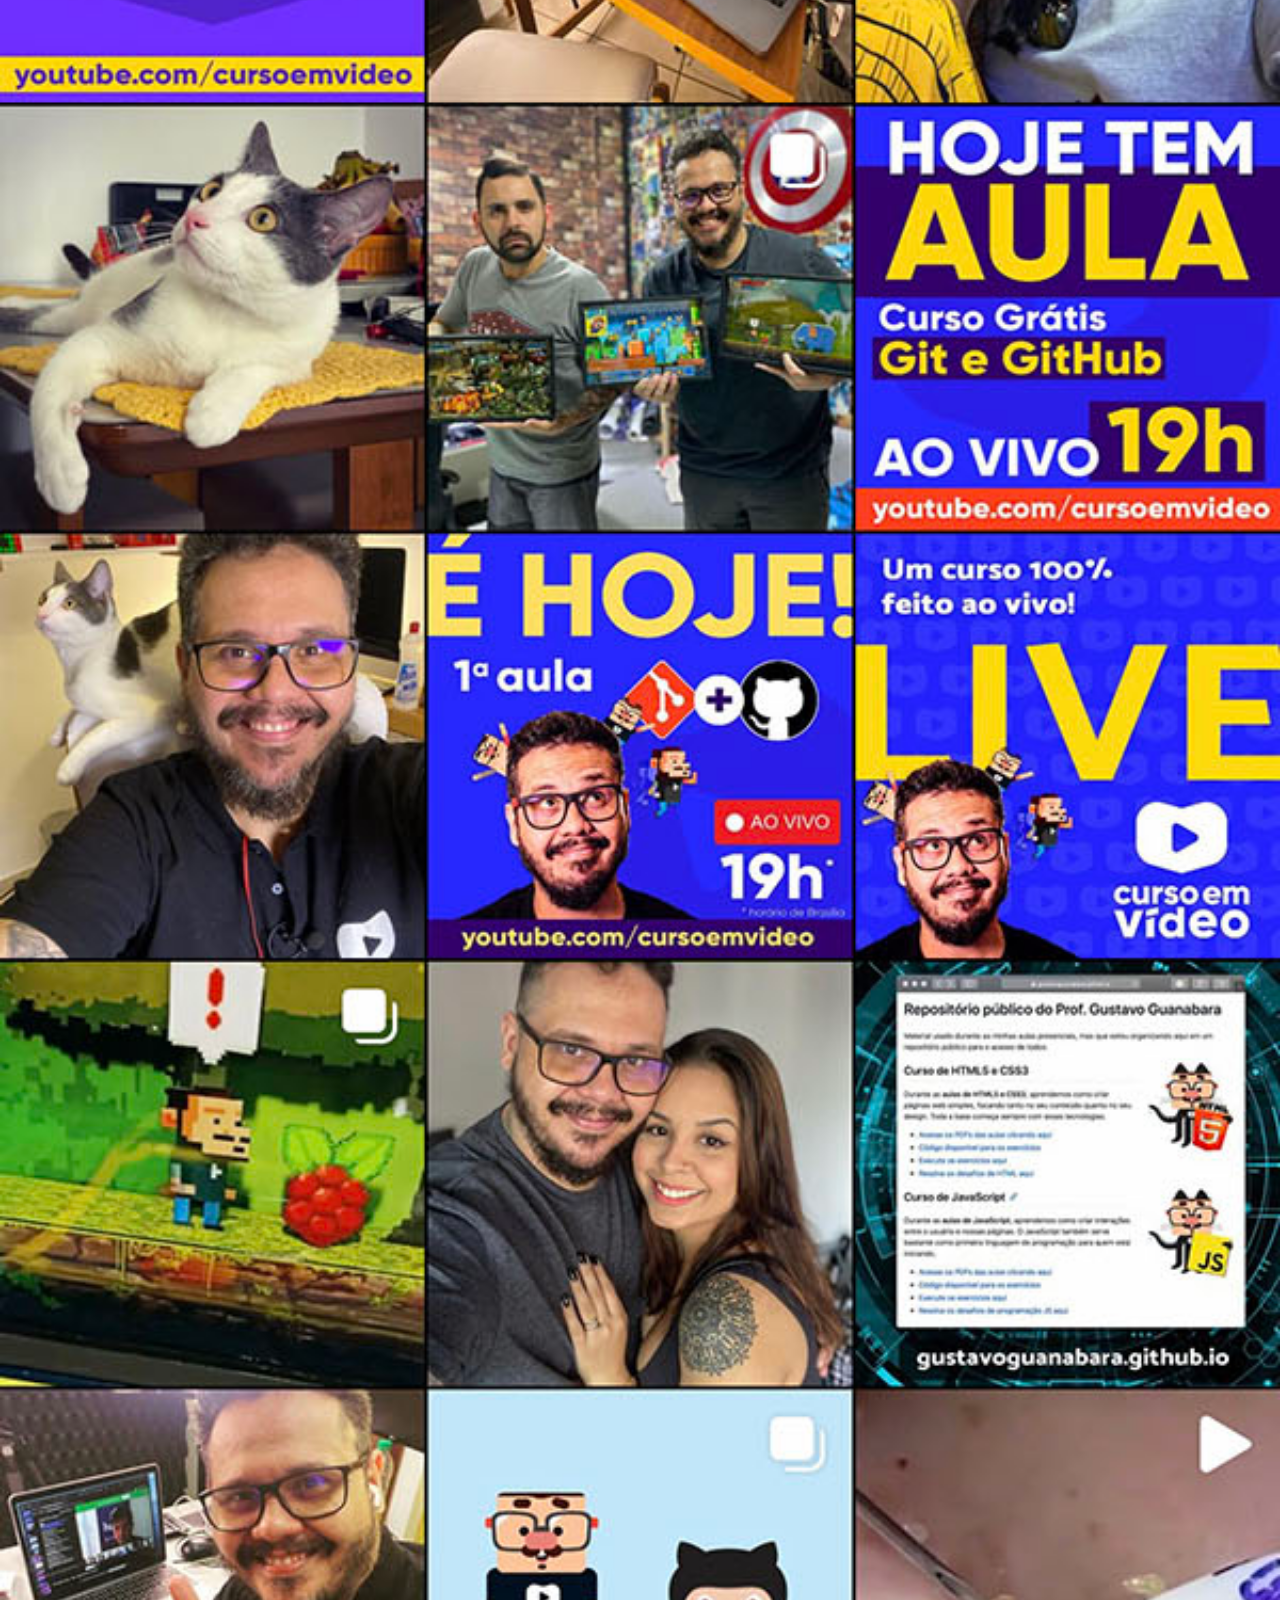
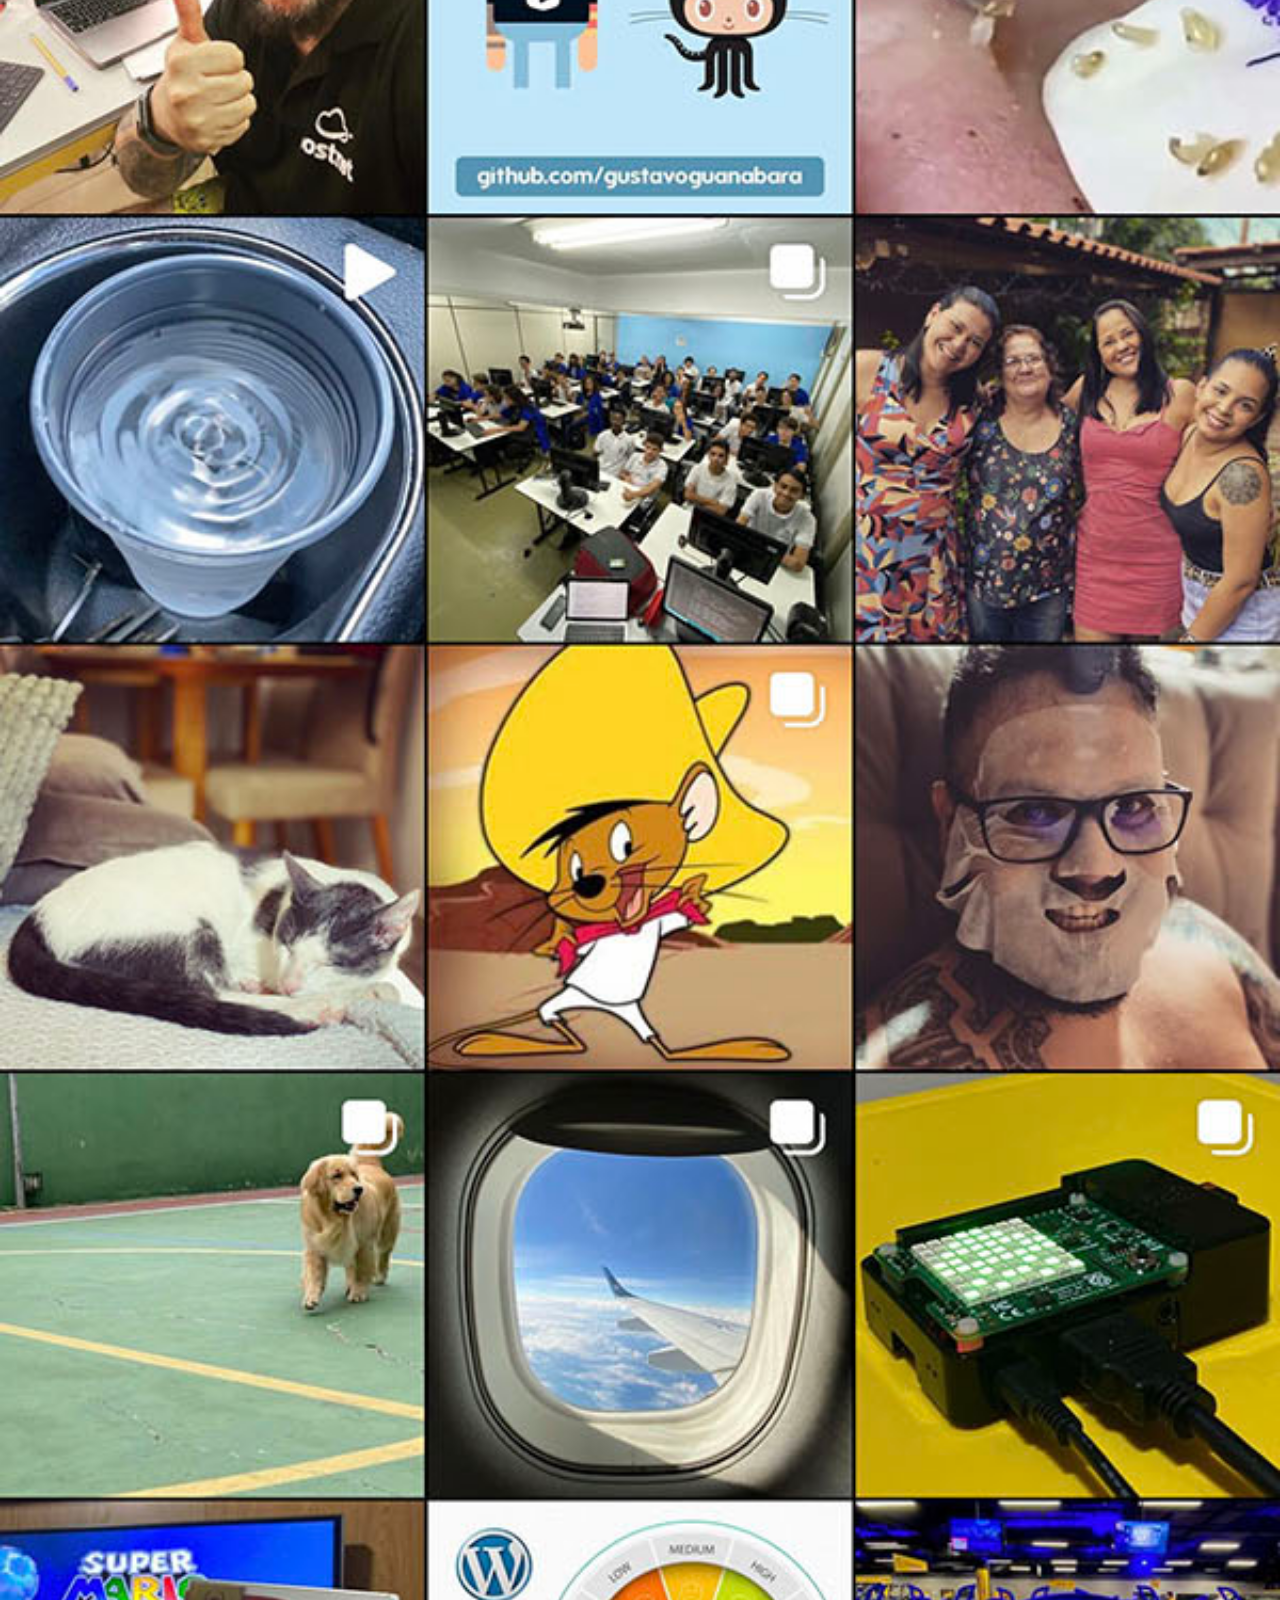
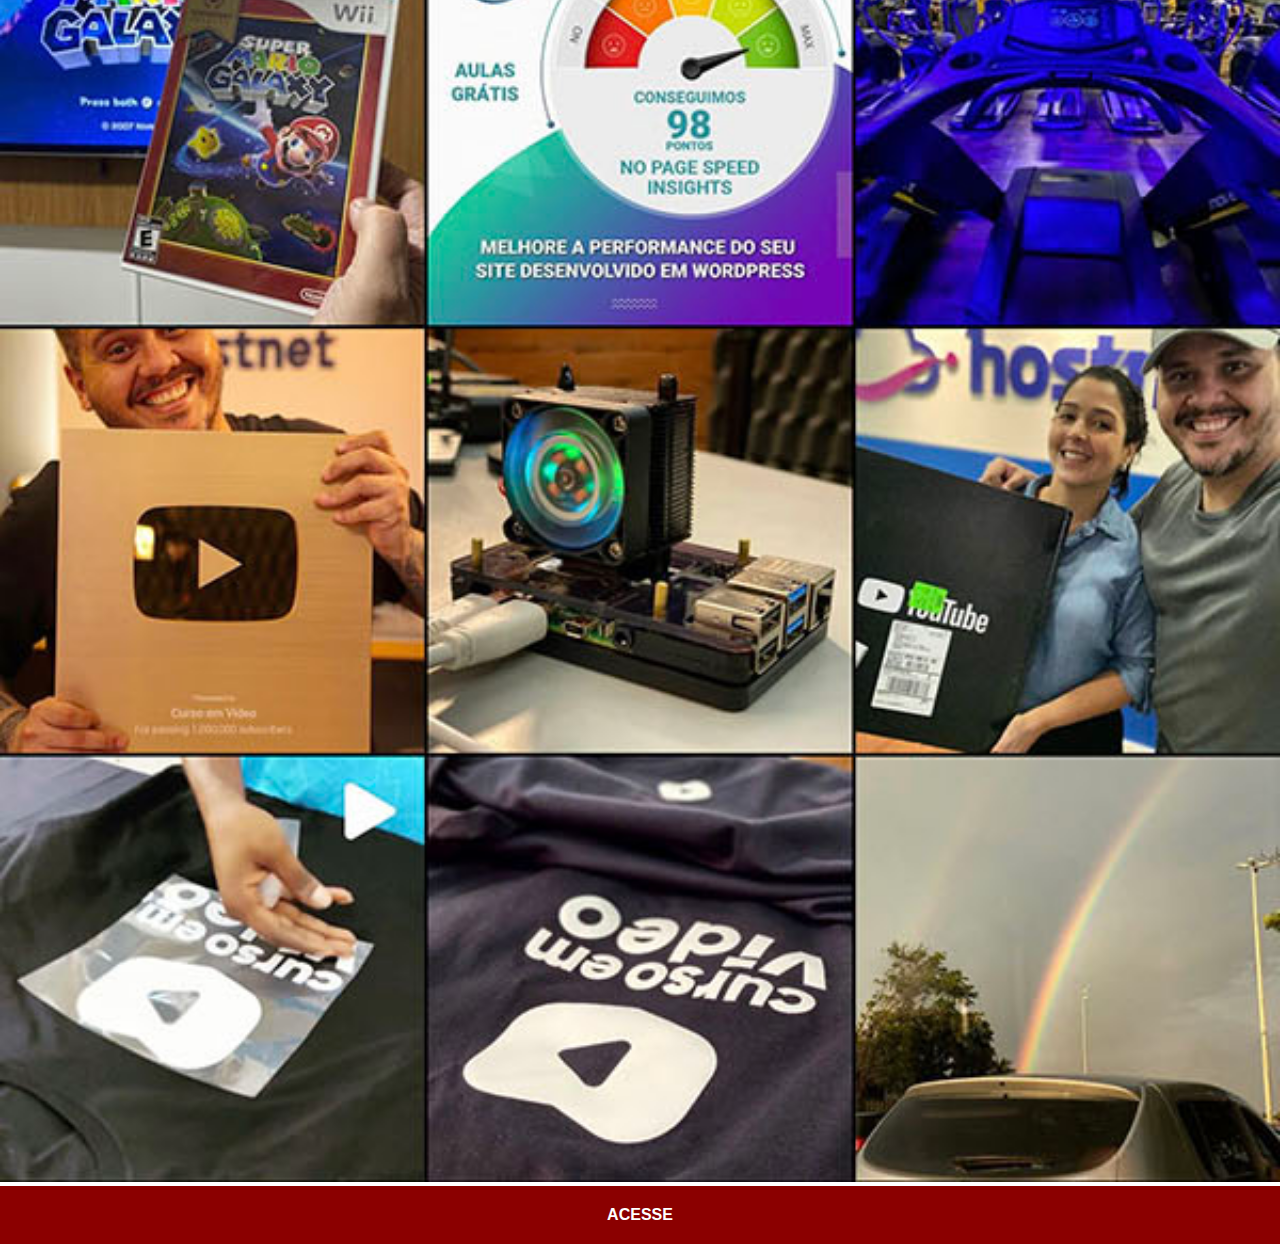
<file: instagram.html>
<!DOCTYPE html>
<html lang="pt-br">
<head>
    <meta charset="UTF-8">
    <meta http-equiv="X-UA-Compatible" content="IE=edge">
    <meta name="viewport" content="width=device-width, initial-scale=1.0">
    <title>Instagram</title>
    <link rel="stylesheet" href="estilos/social.css">
</head>
<body>
    <img src="imagens/tela-instagram.jpg" alt="Instagram">
    <a href="https://www.instagram.com/gustavoguanabara/" target="_blank">ACESSE</a>
</body>
</html>
</file>
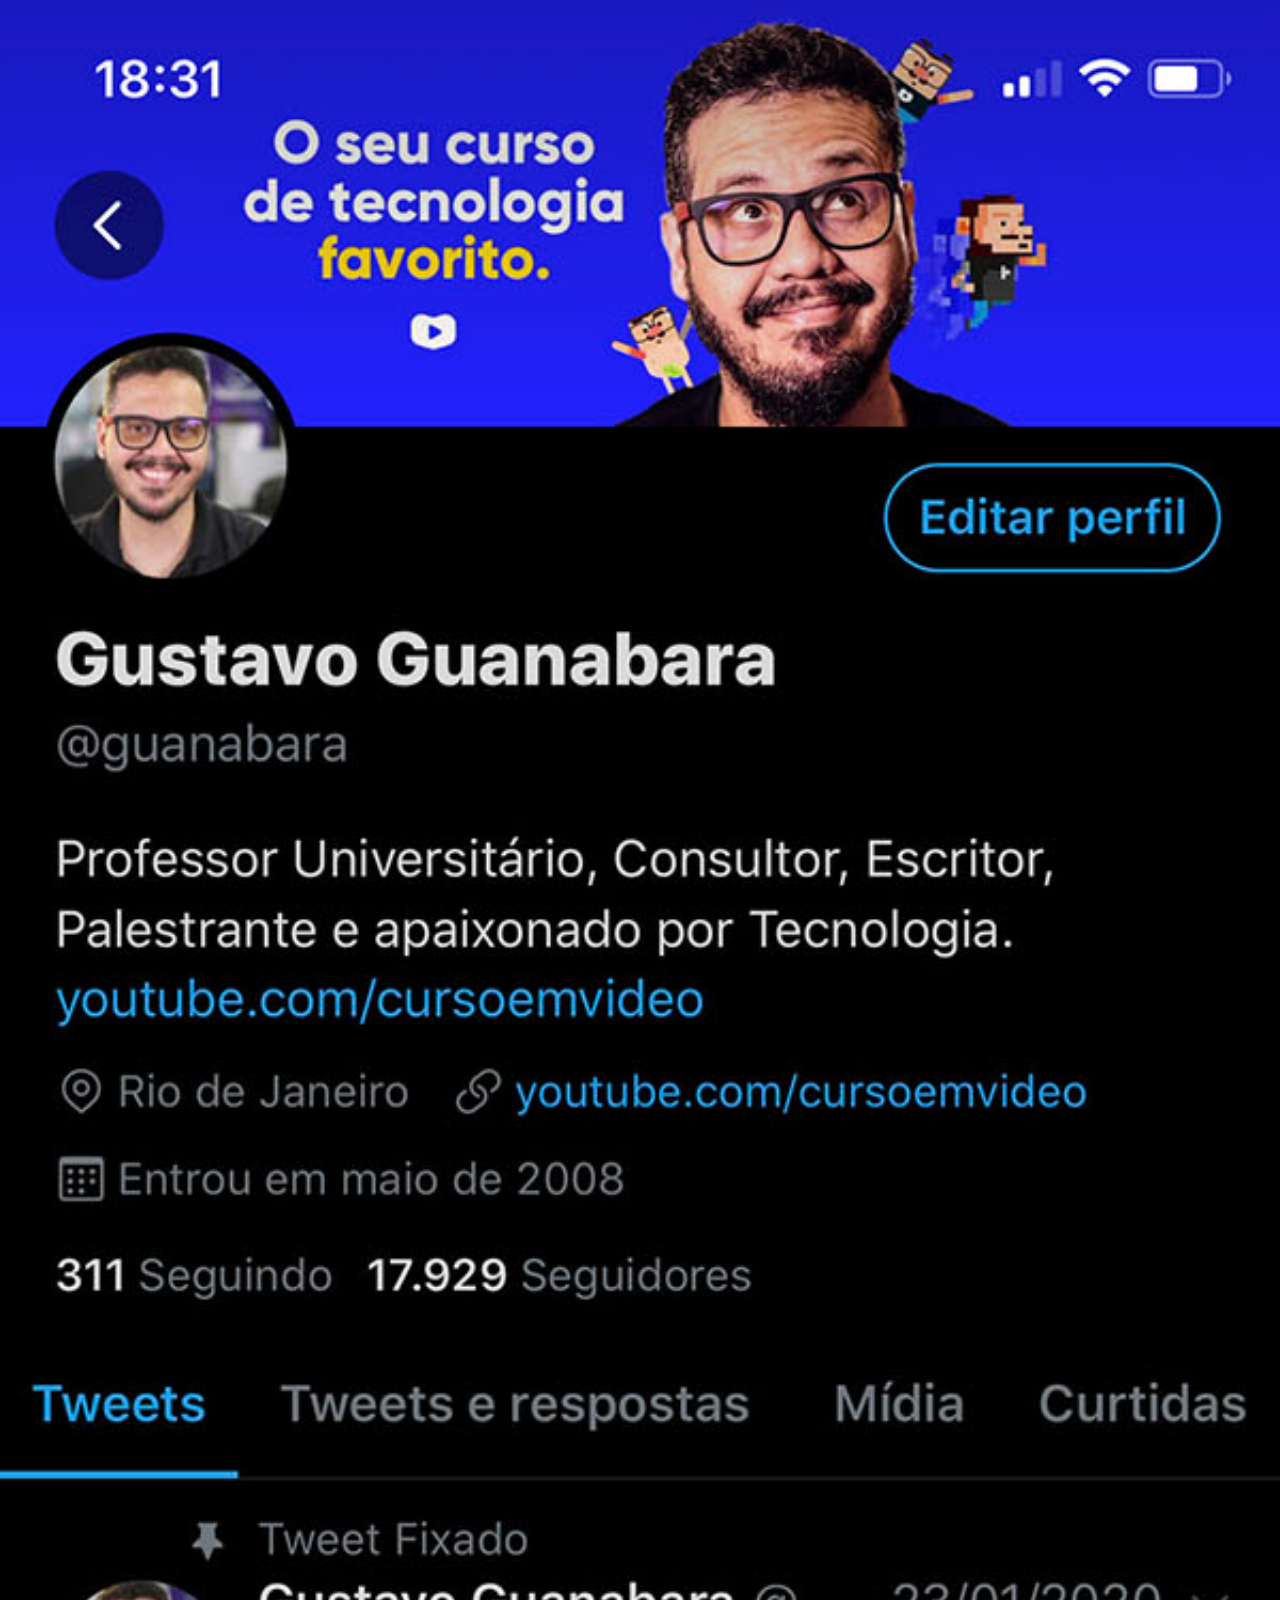
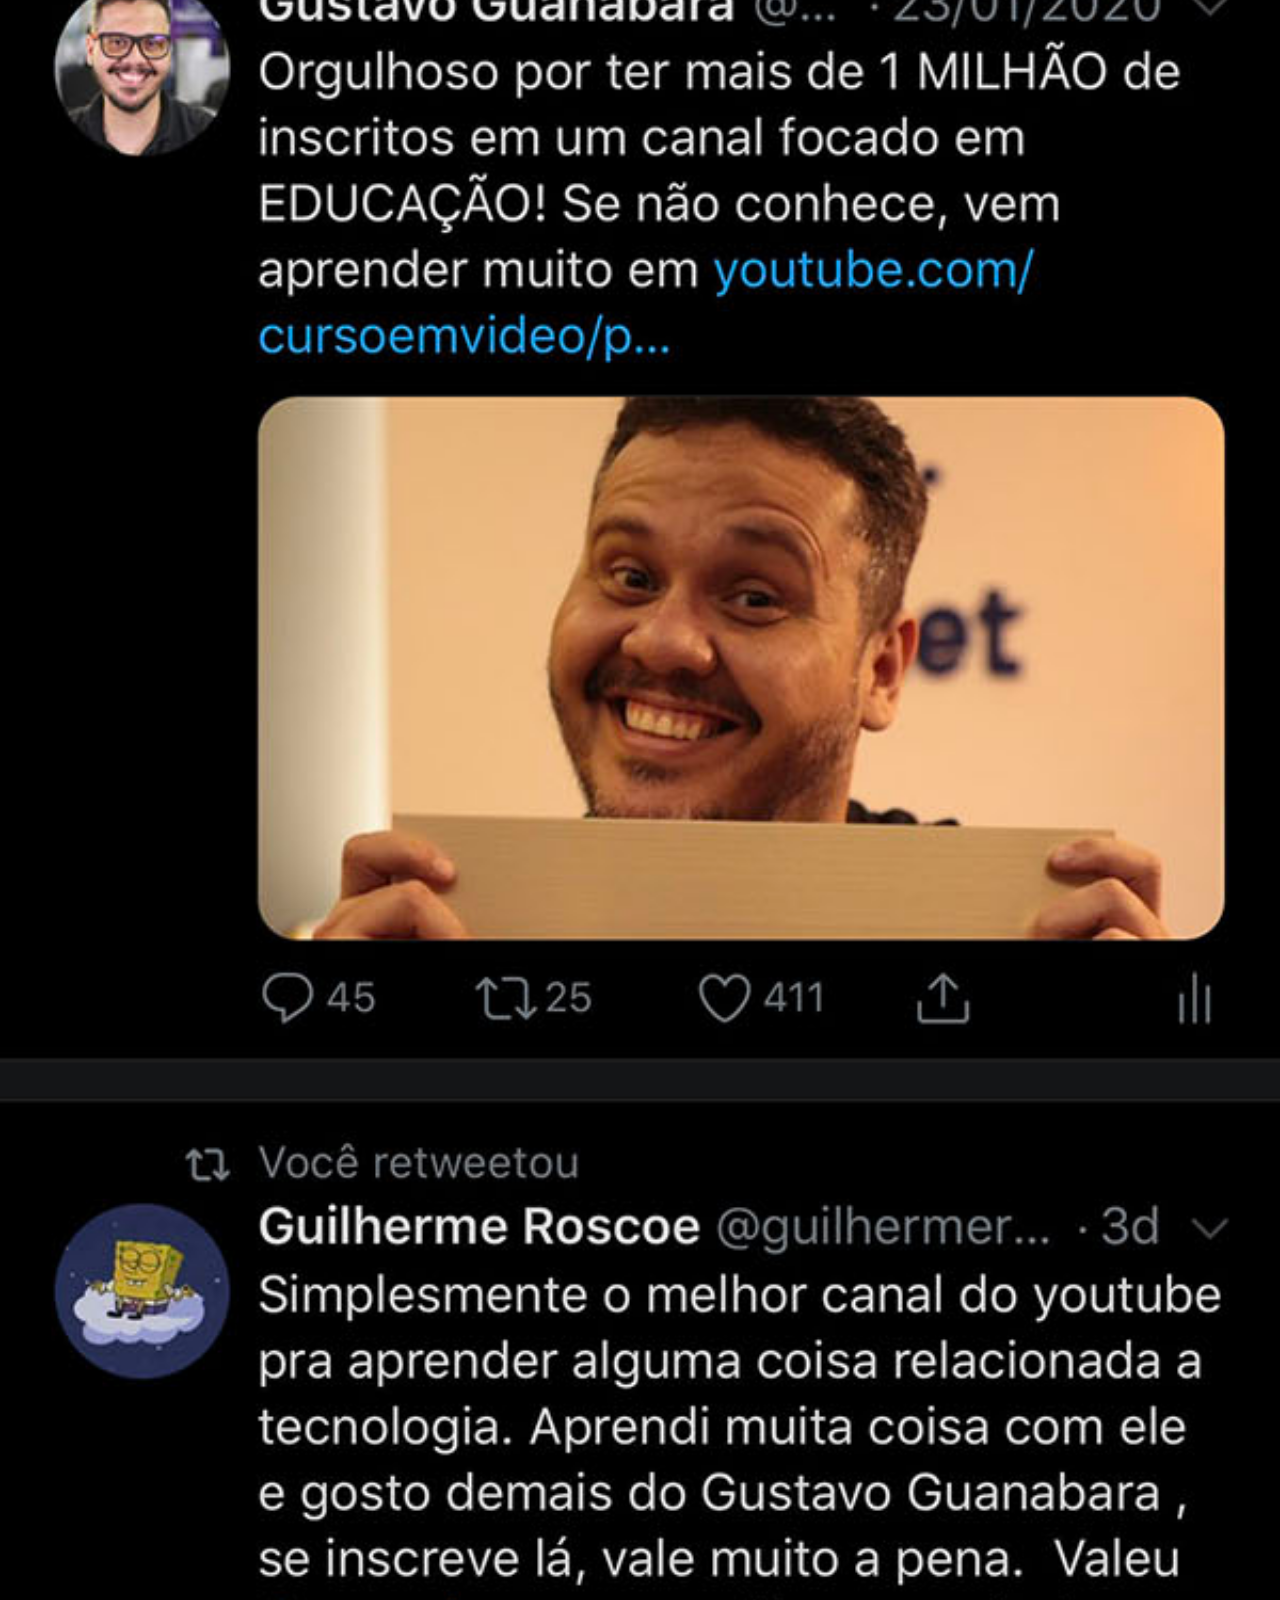
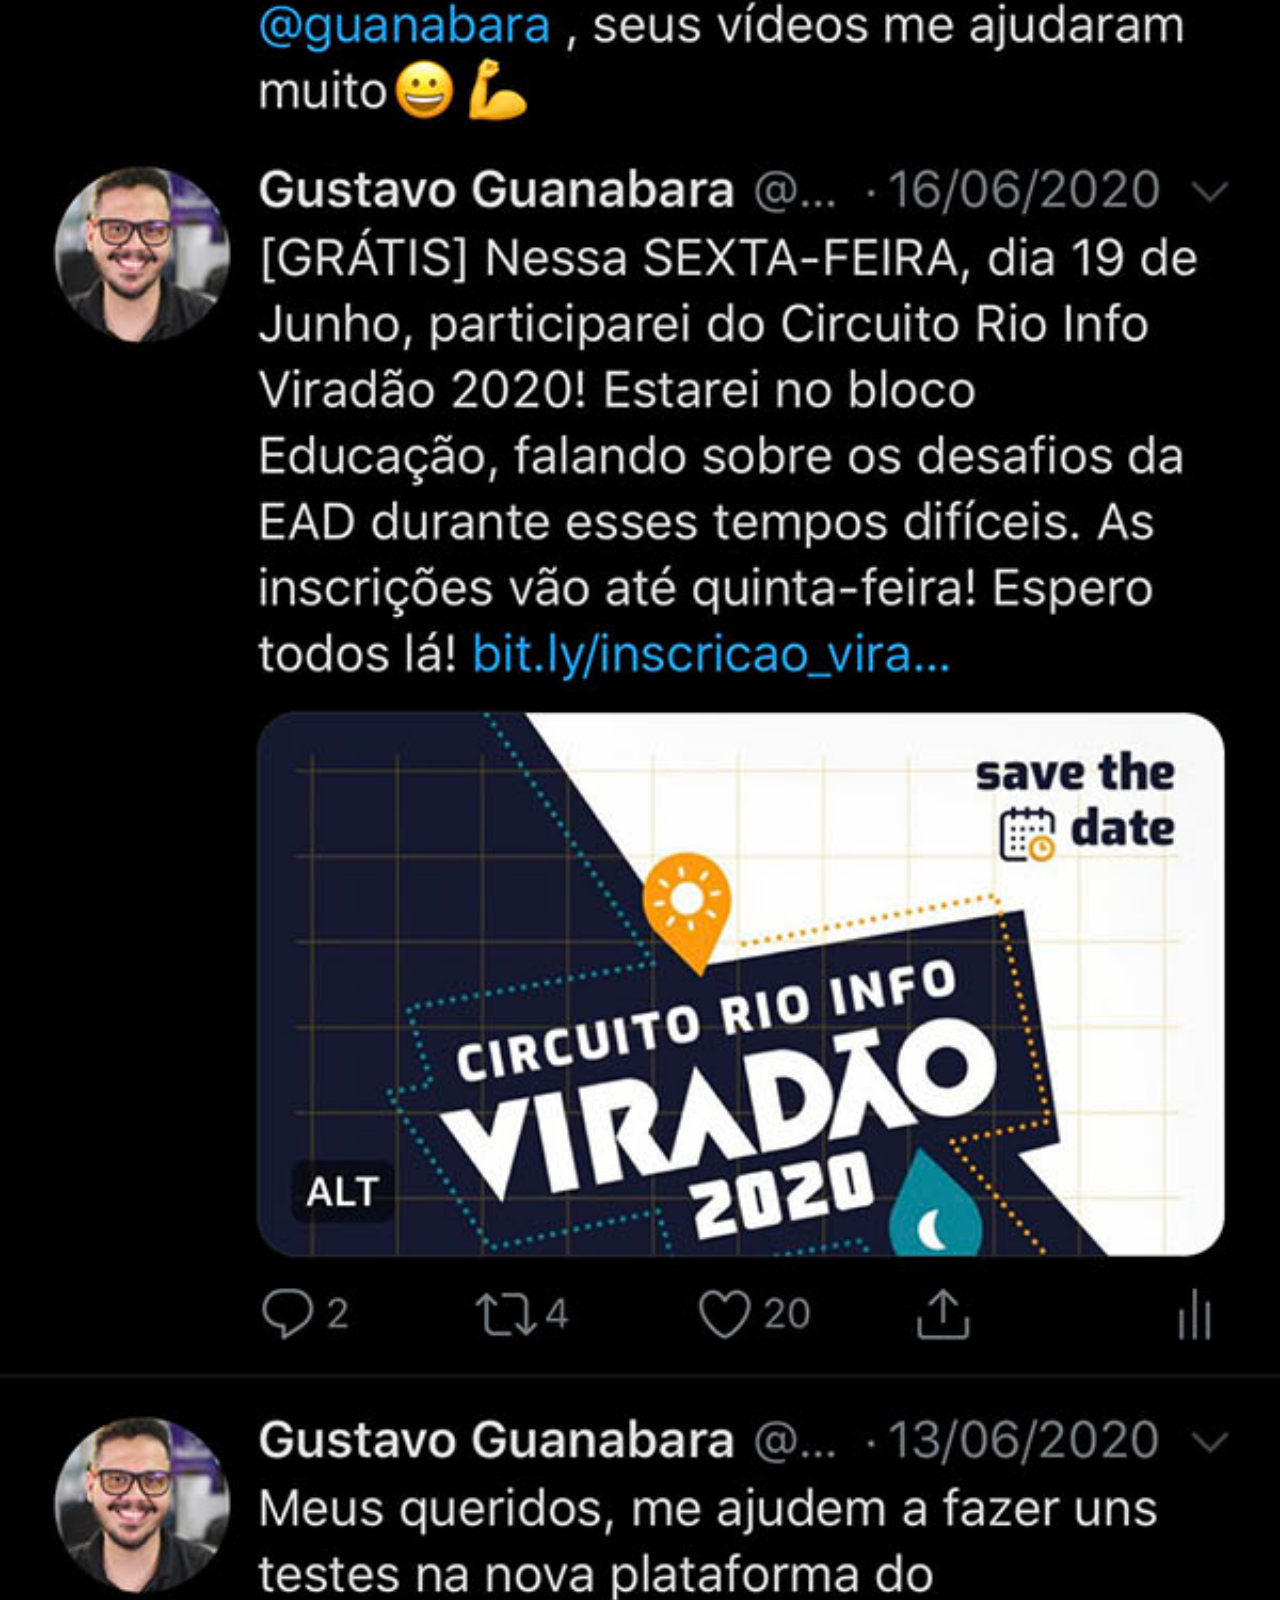
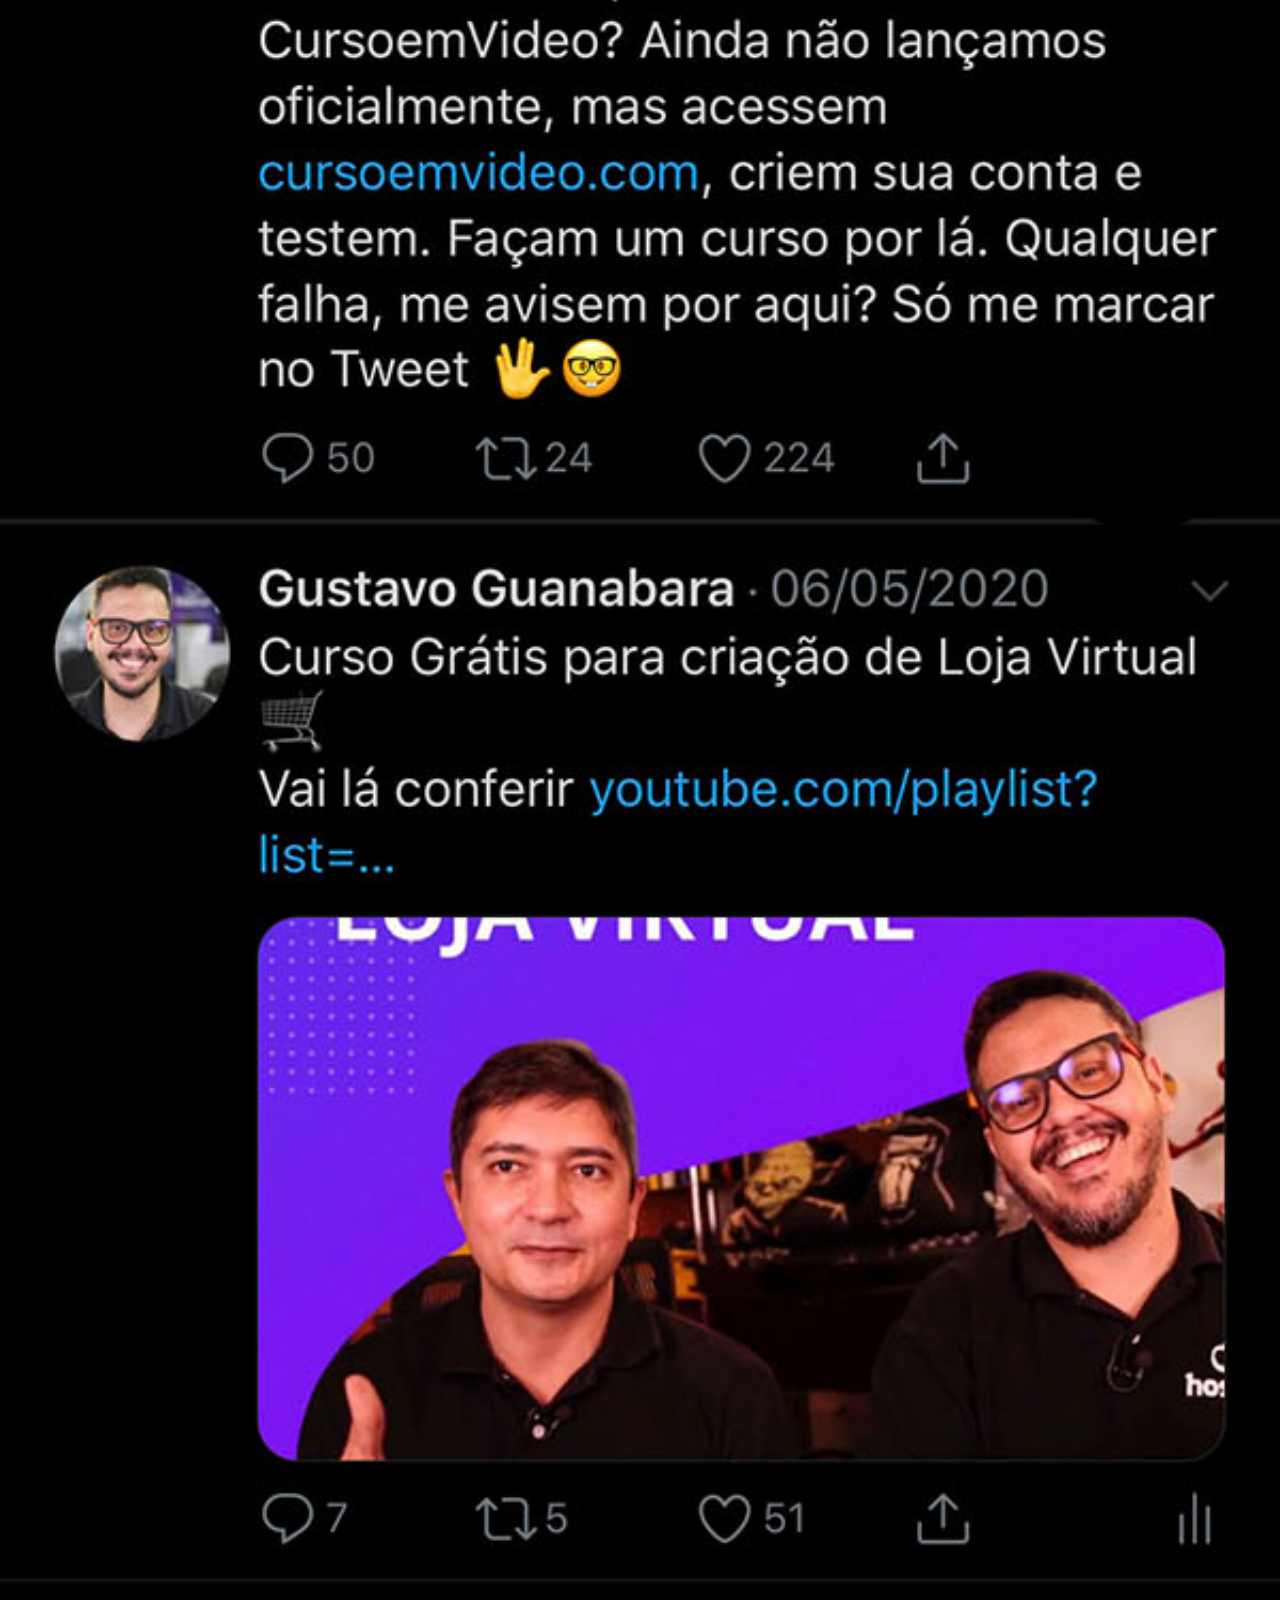
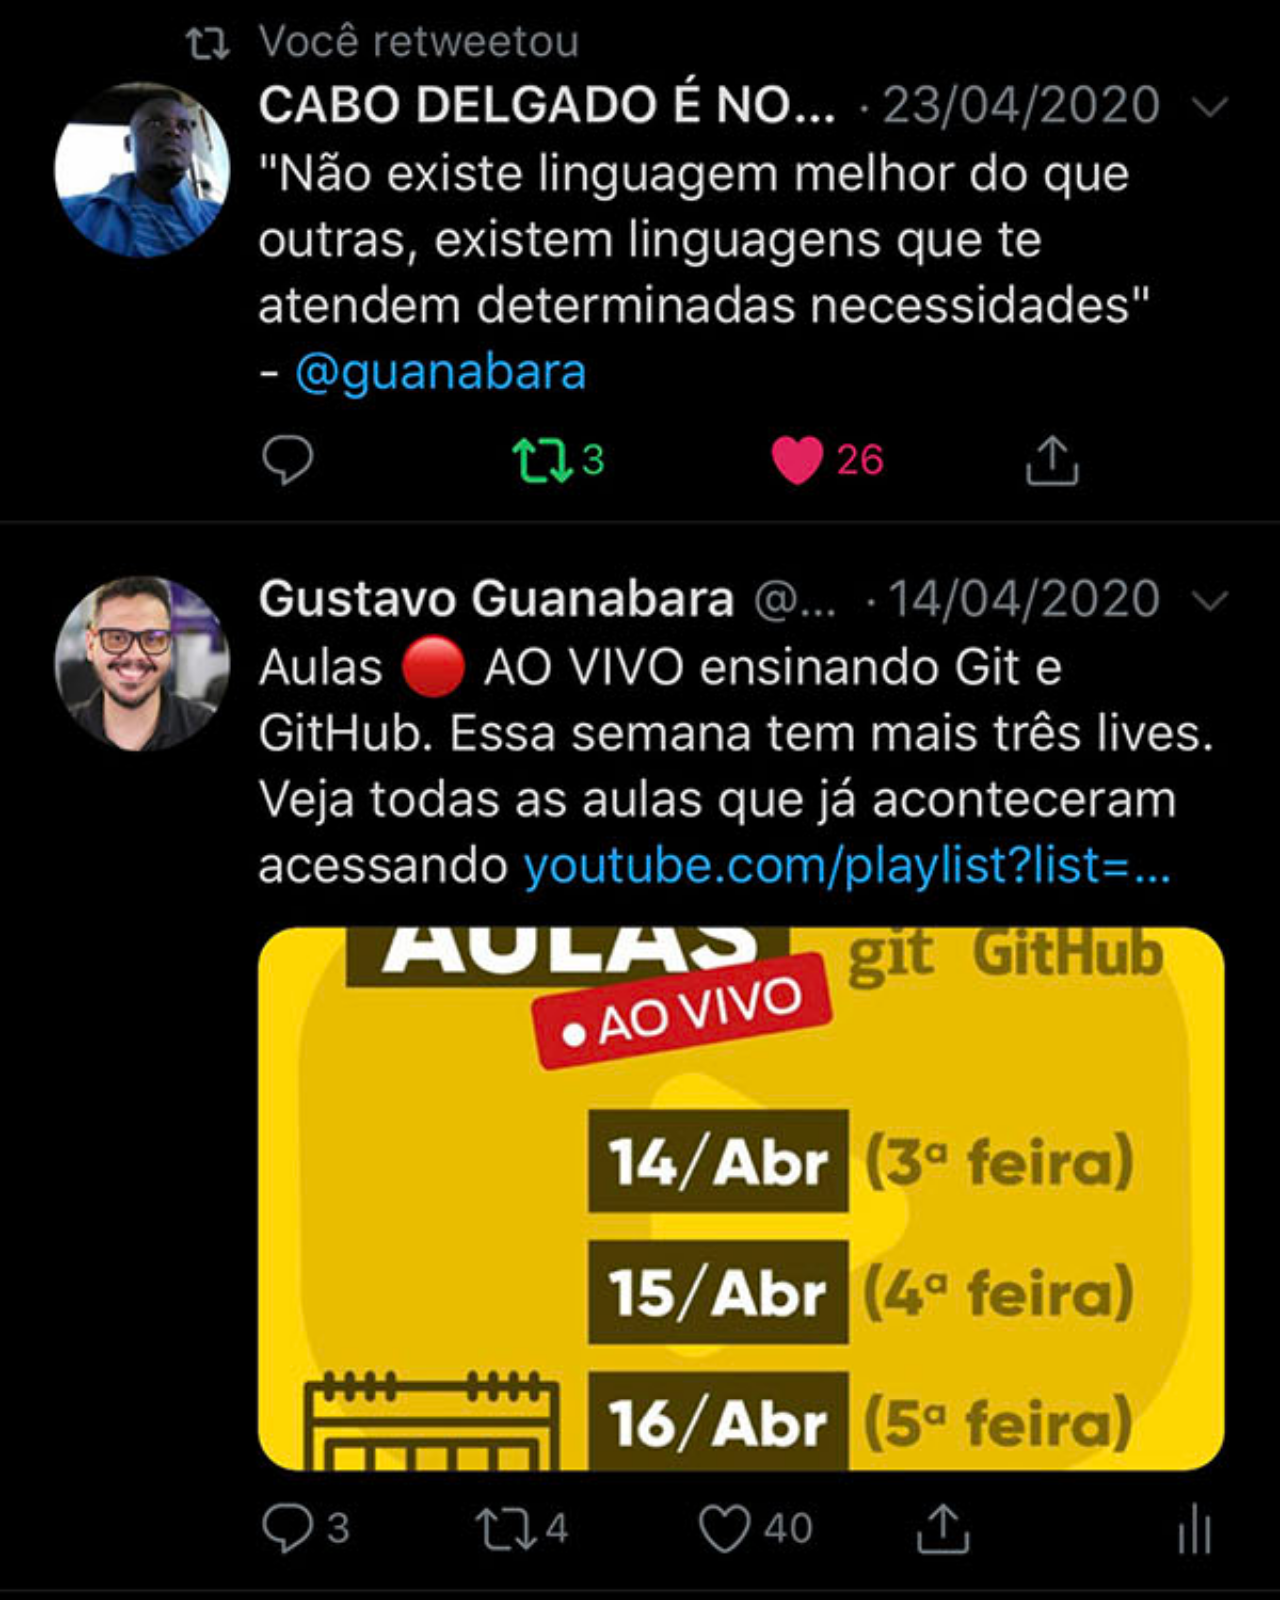
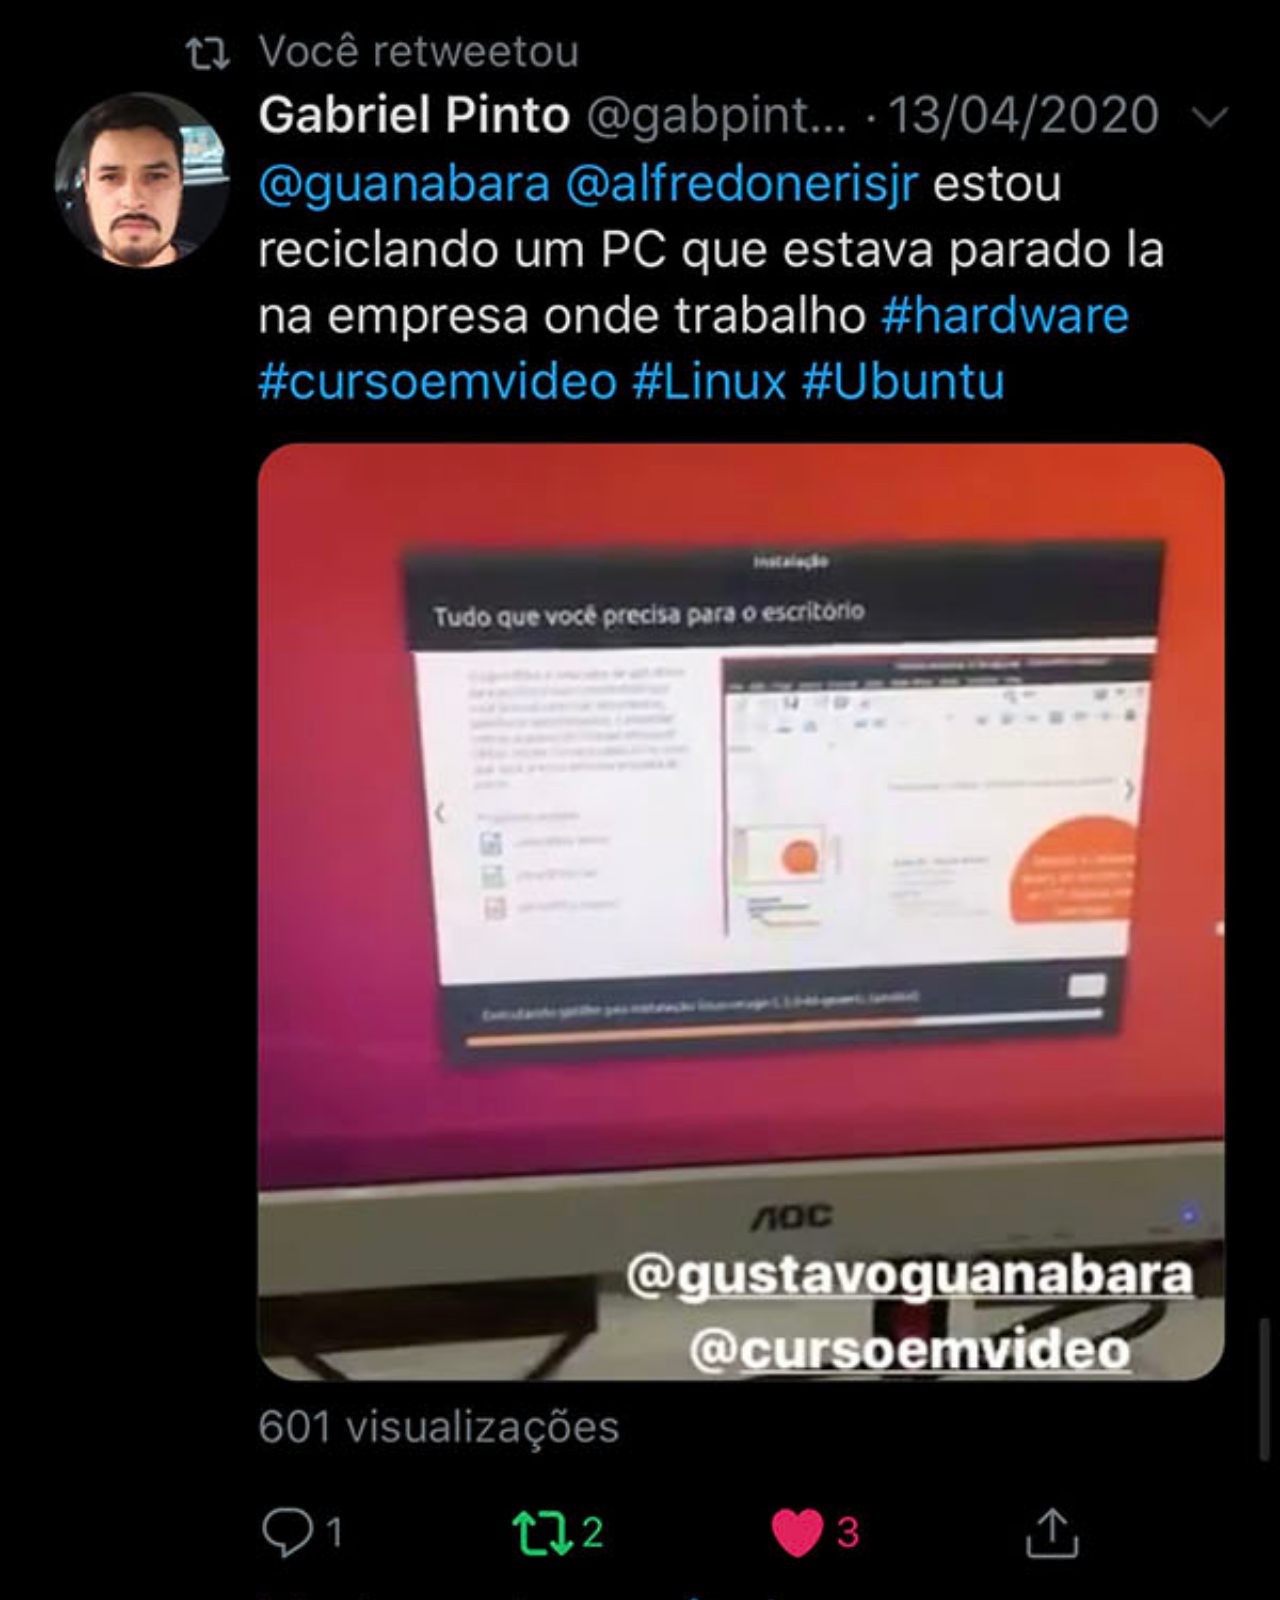
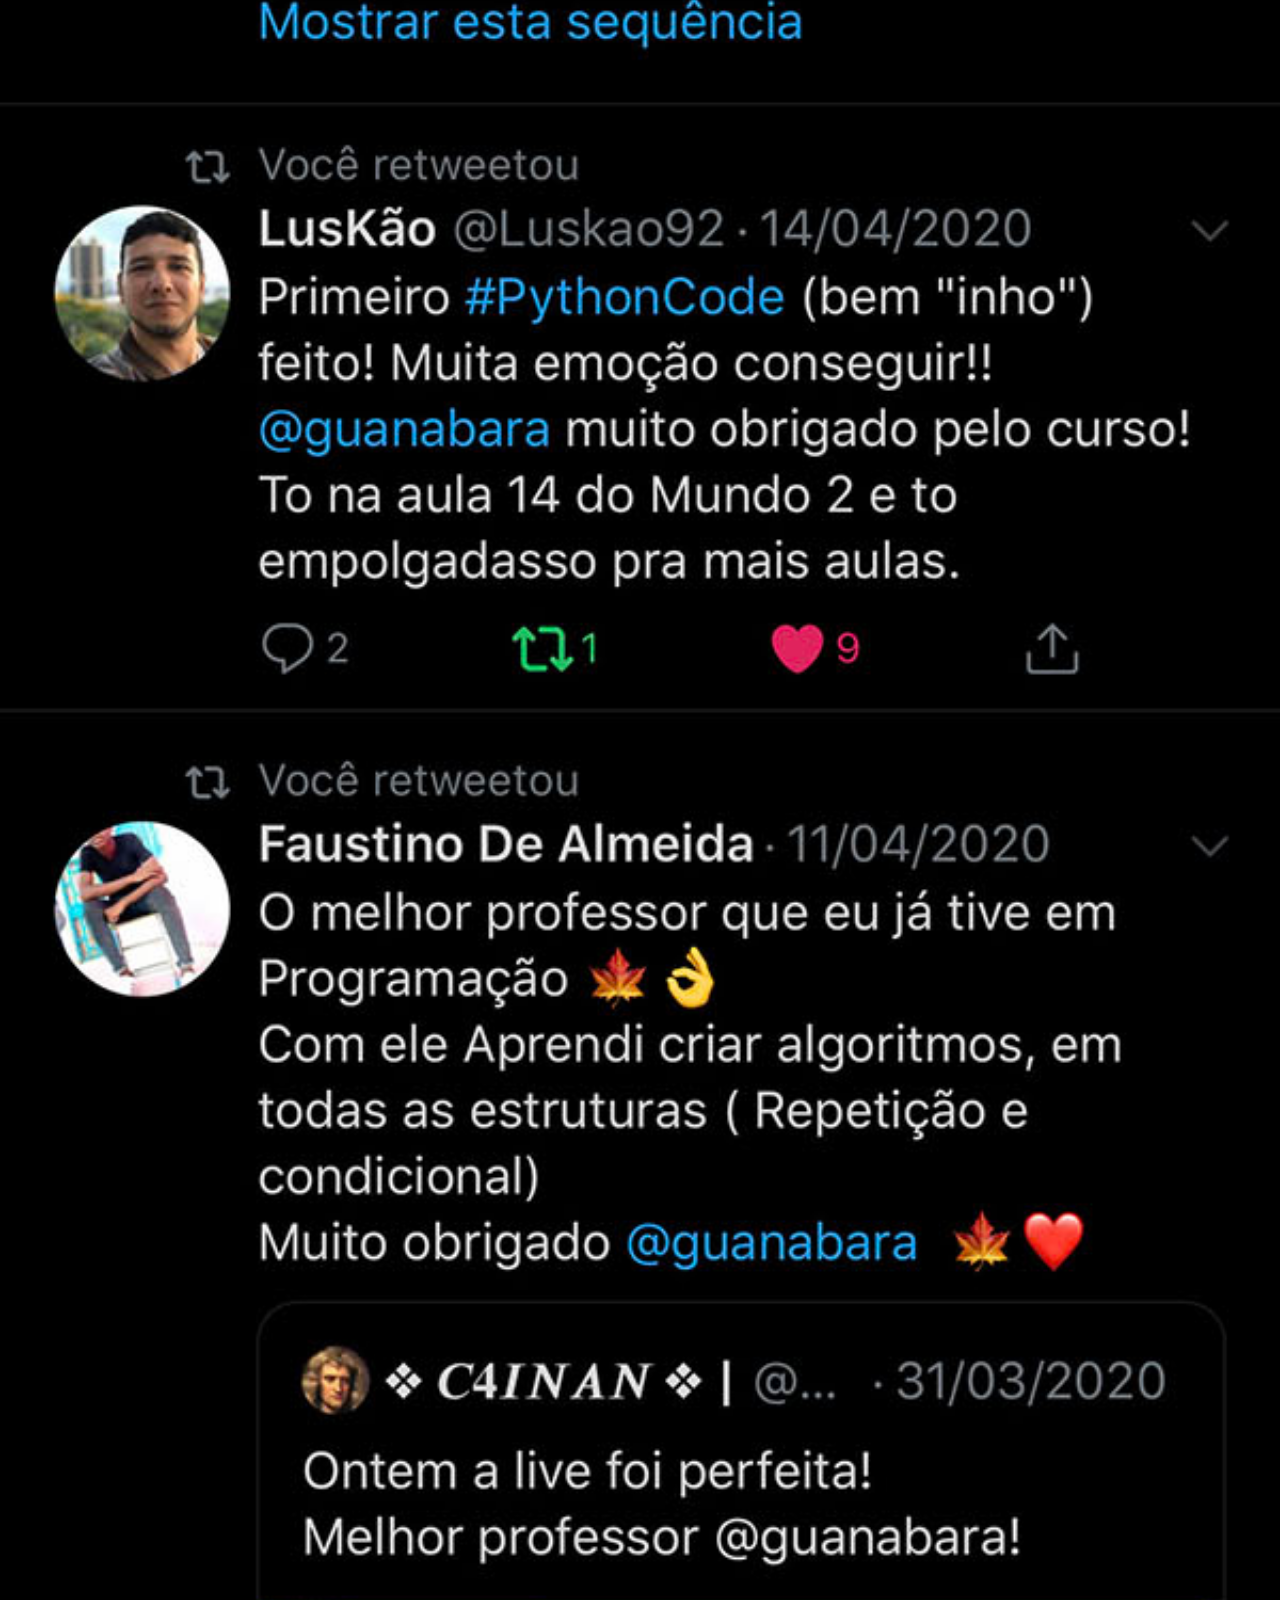
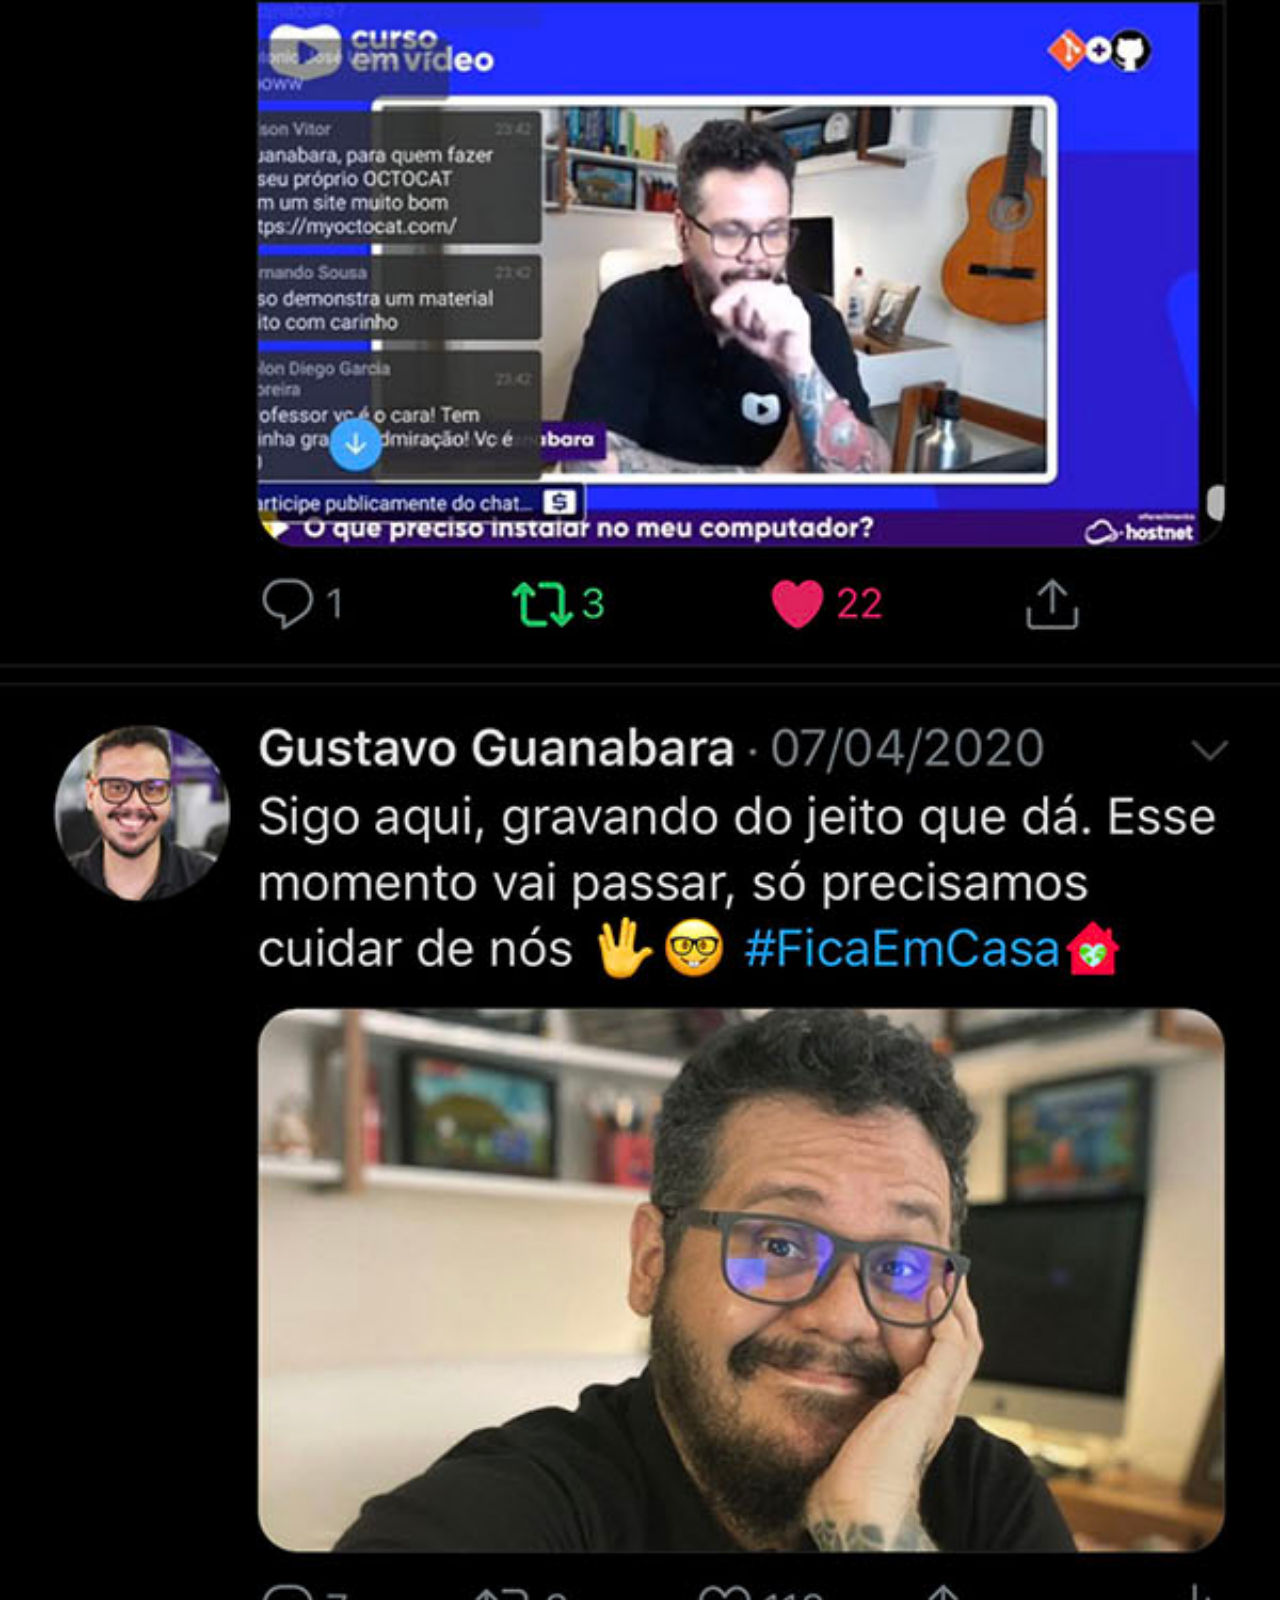
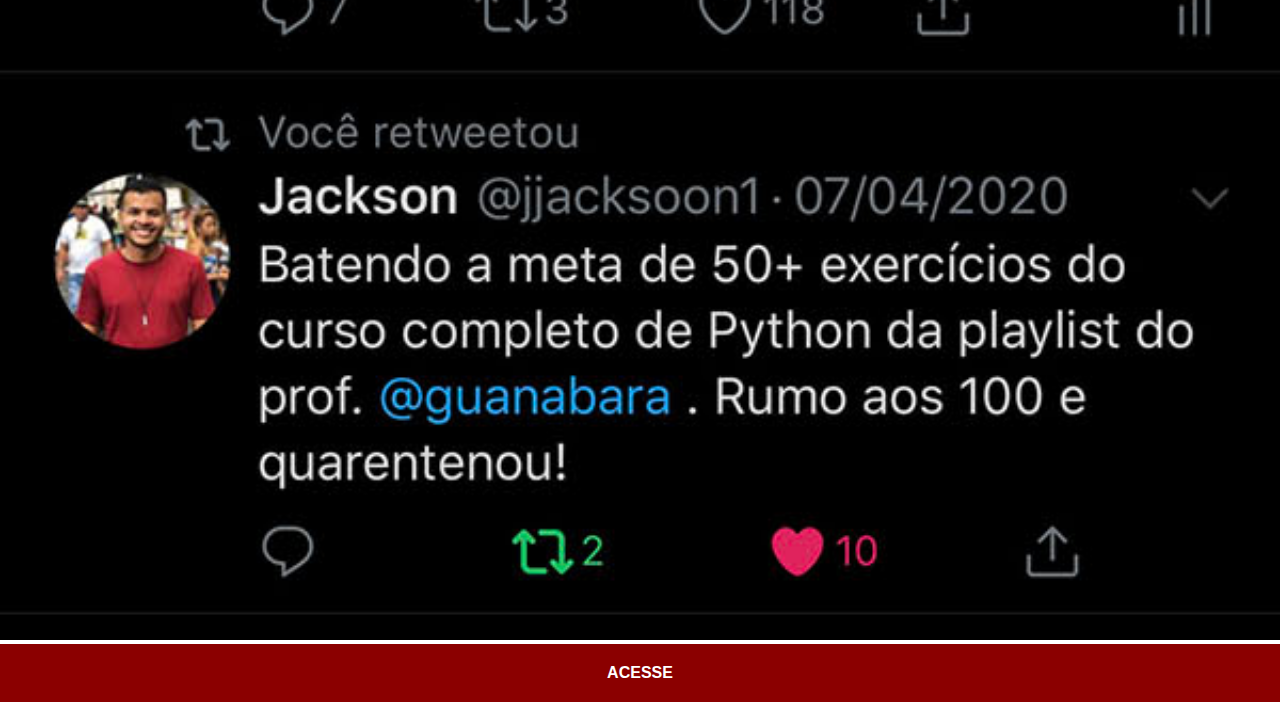
<file: twitter.html>
<!DOCTYPE html>
<html lang="pt-br">
<head>
    <meta charset="UTF-8">
    <meta http-equiv="X-UA-Compatible" content="IE=edge">
    <meta name="viewport" content="width=device-width, initial-scale=1.0">
    <title>Twitter</title>
    <link rel="stylesheet" href="estilos/social.css">
</head>
<body>
    <img src="imagens/tela-twitter.jpg" alt="Twitter">
    <a href="https://twitter.com/guanabara" target="_blank">ACESSE</a>
</body>
</html>
</file>
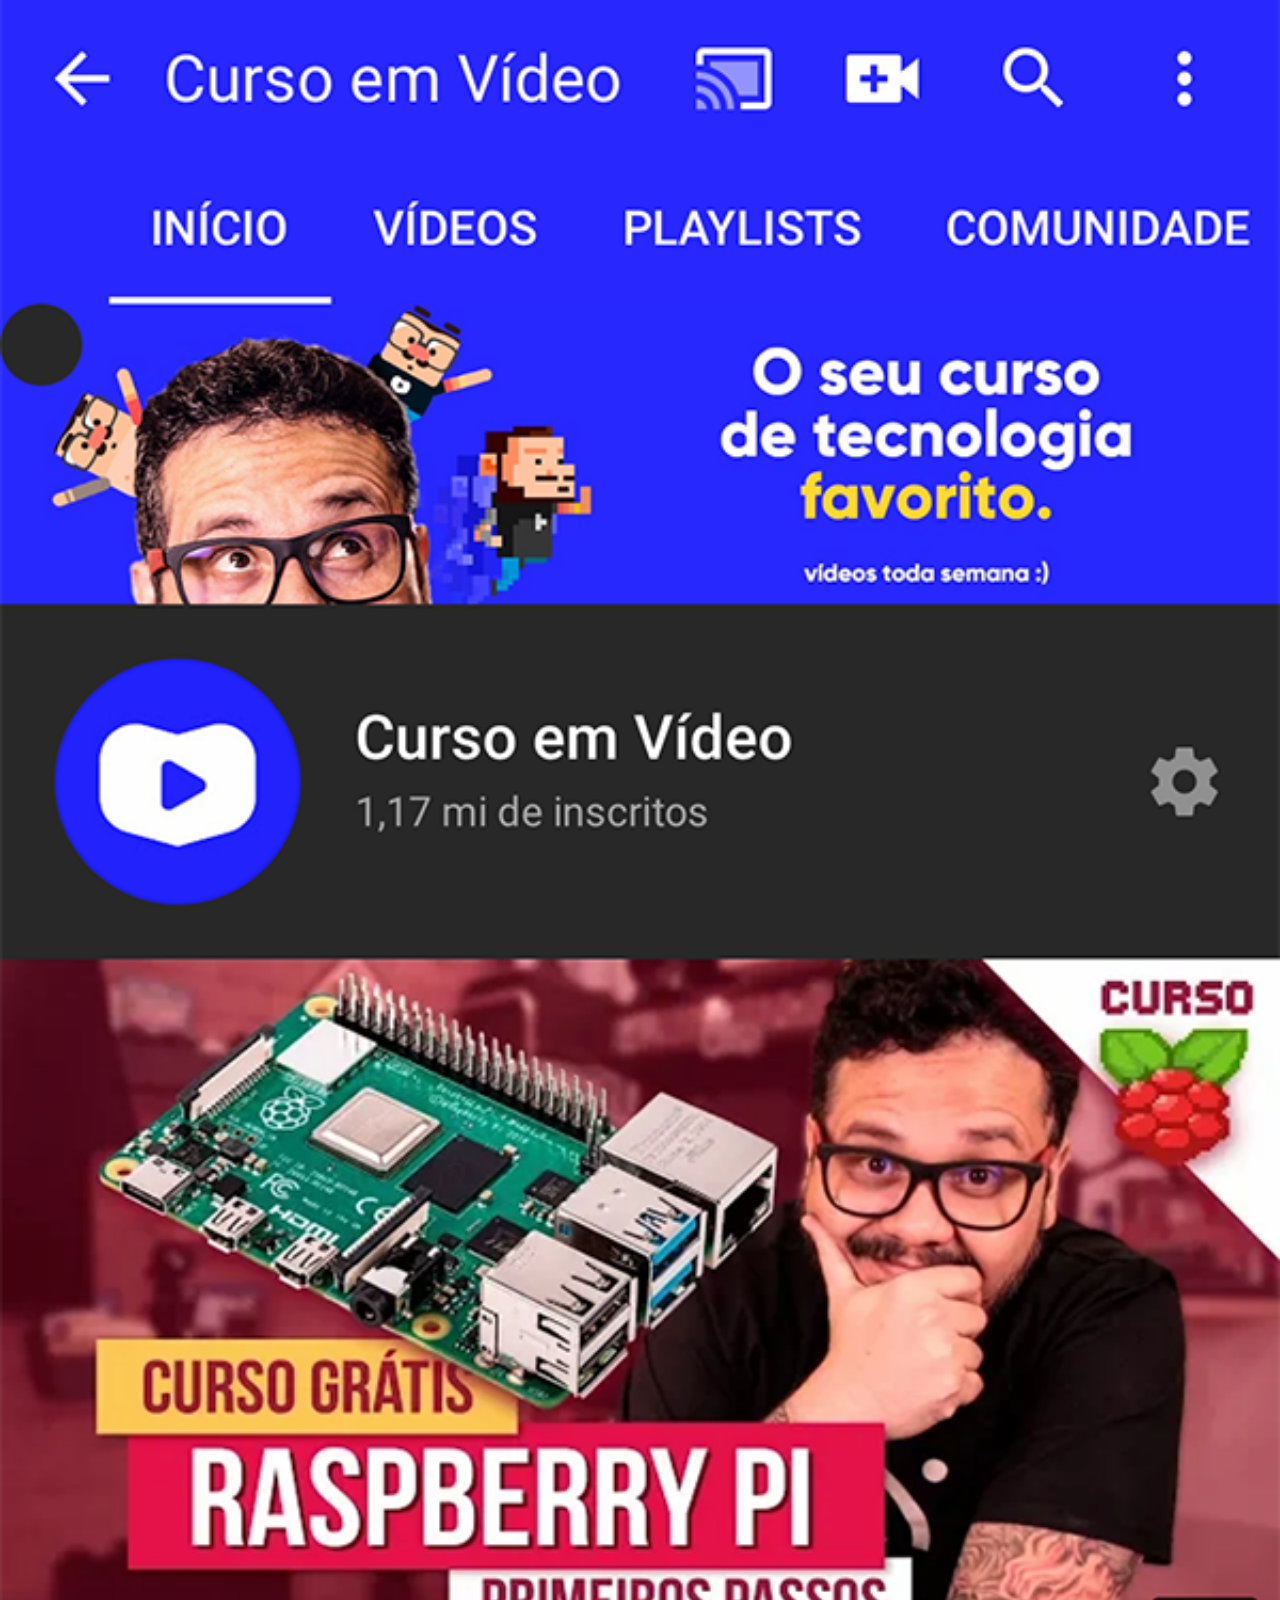
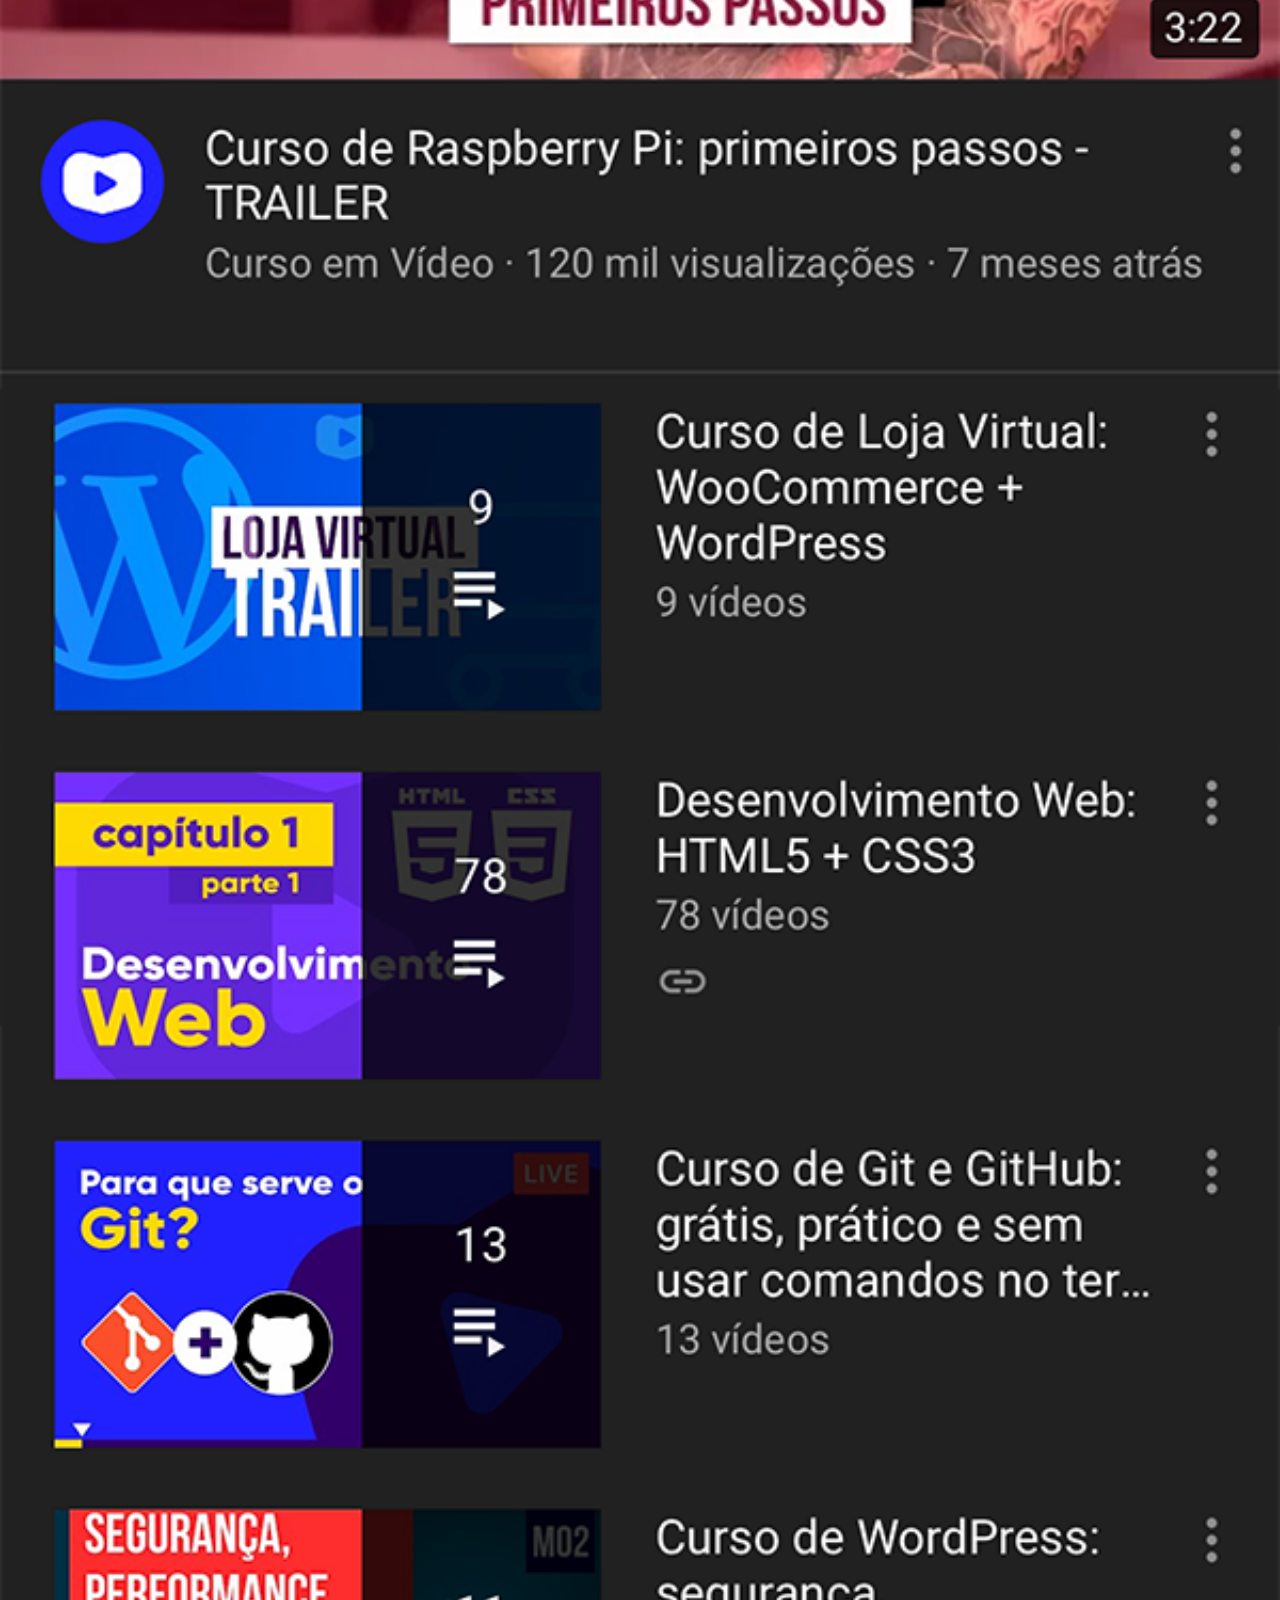
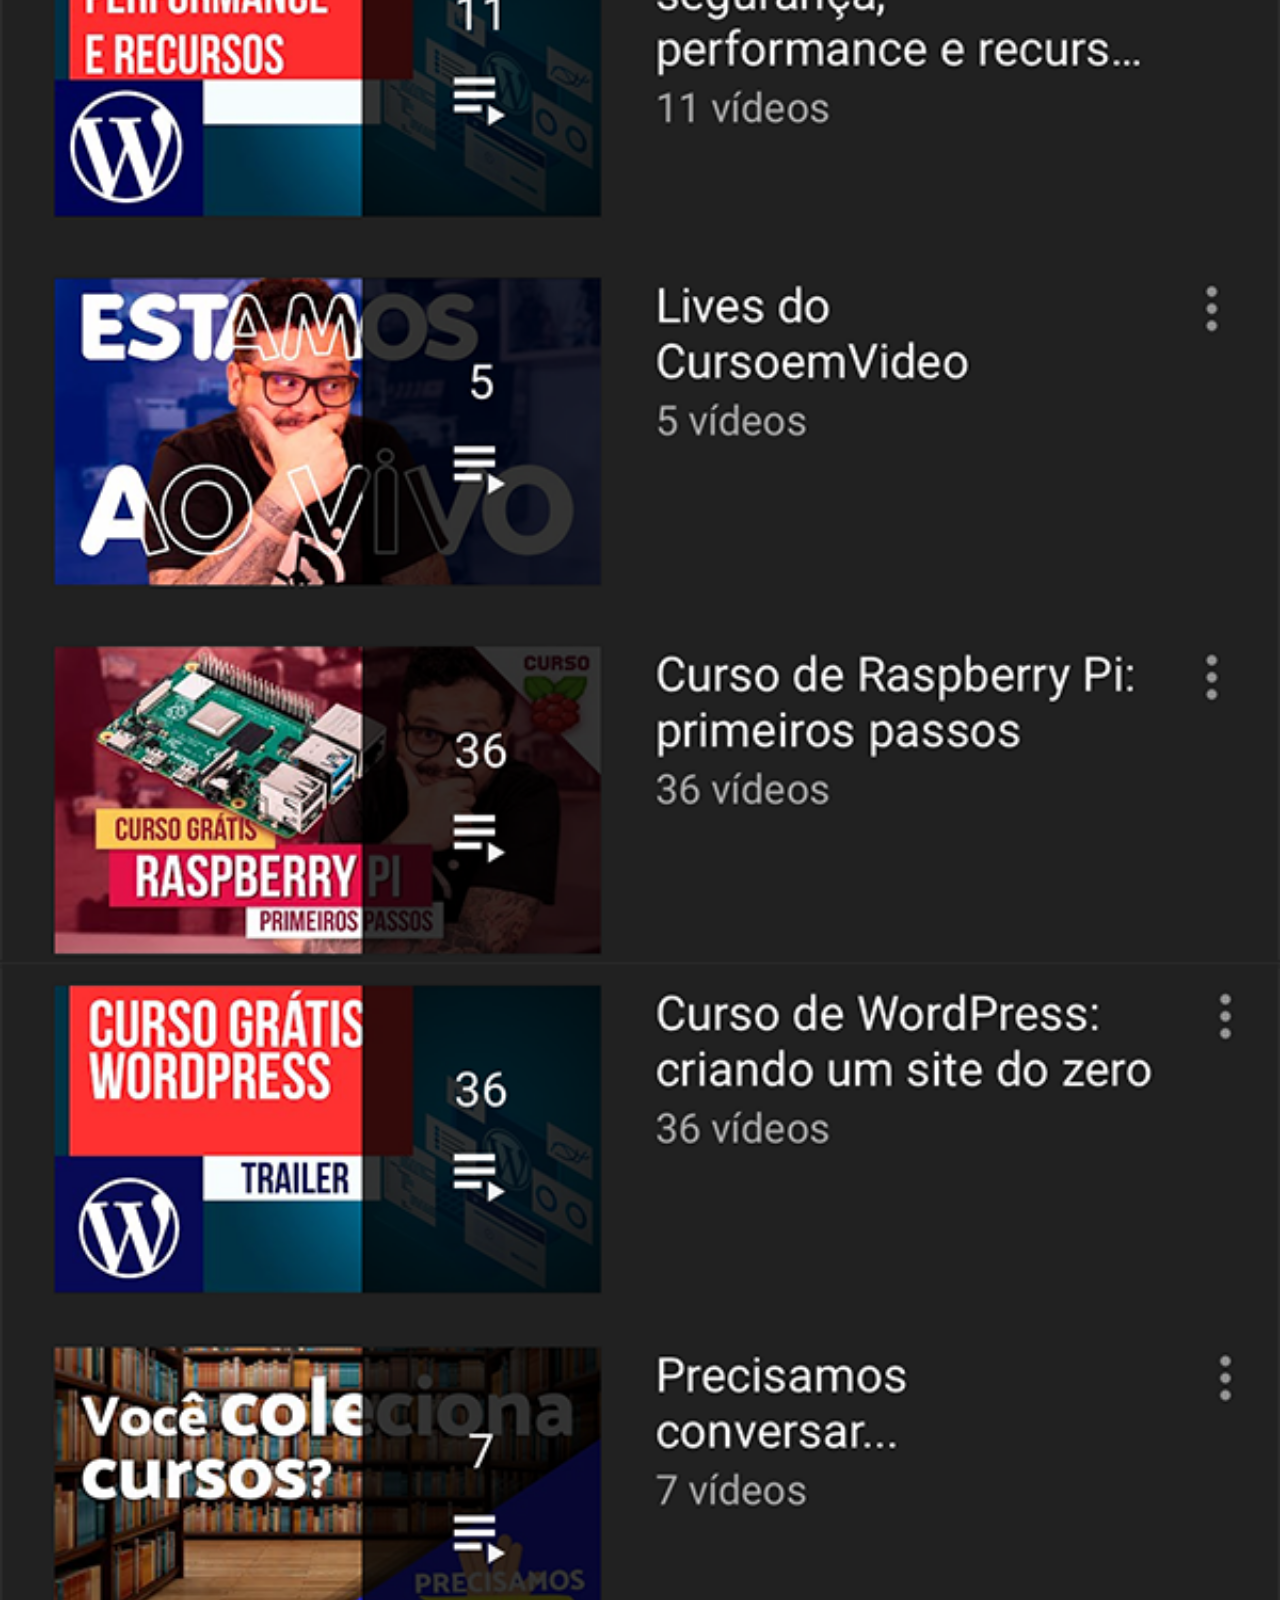
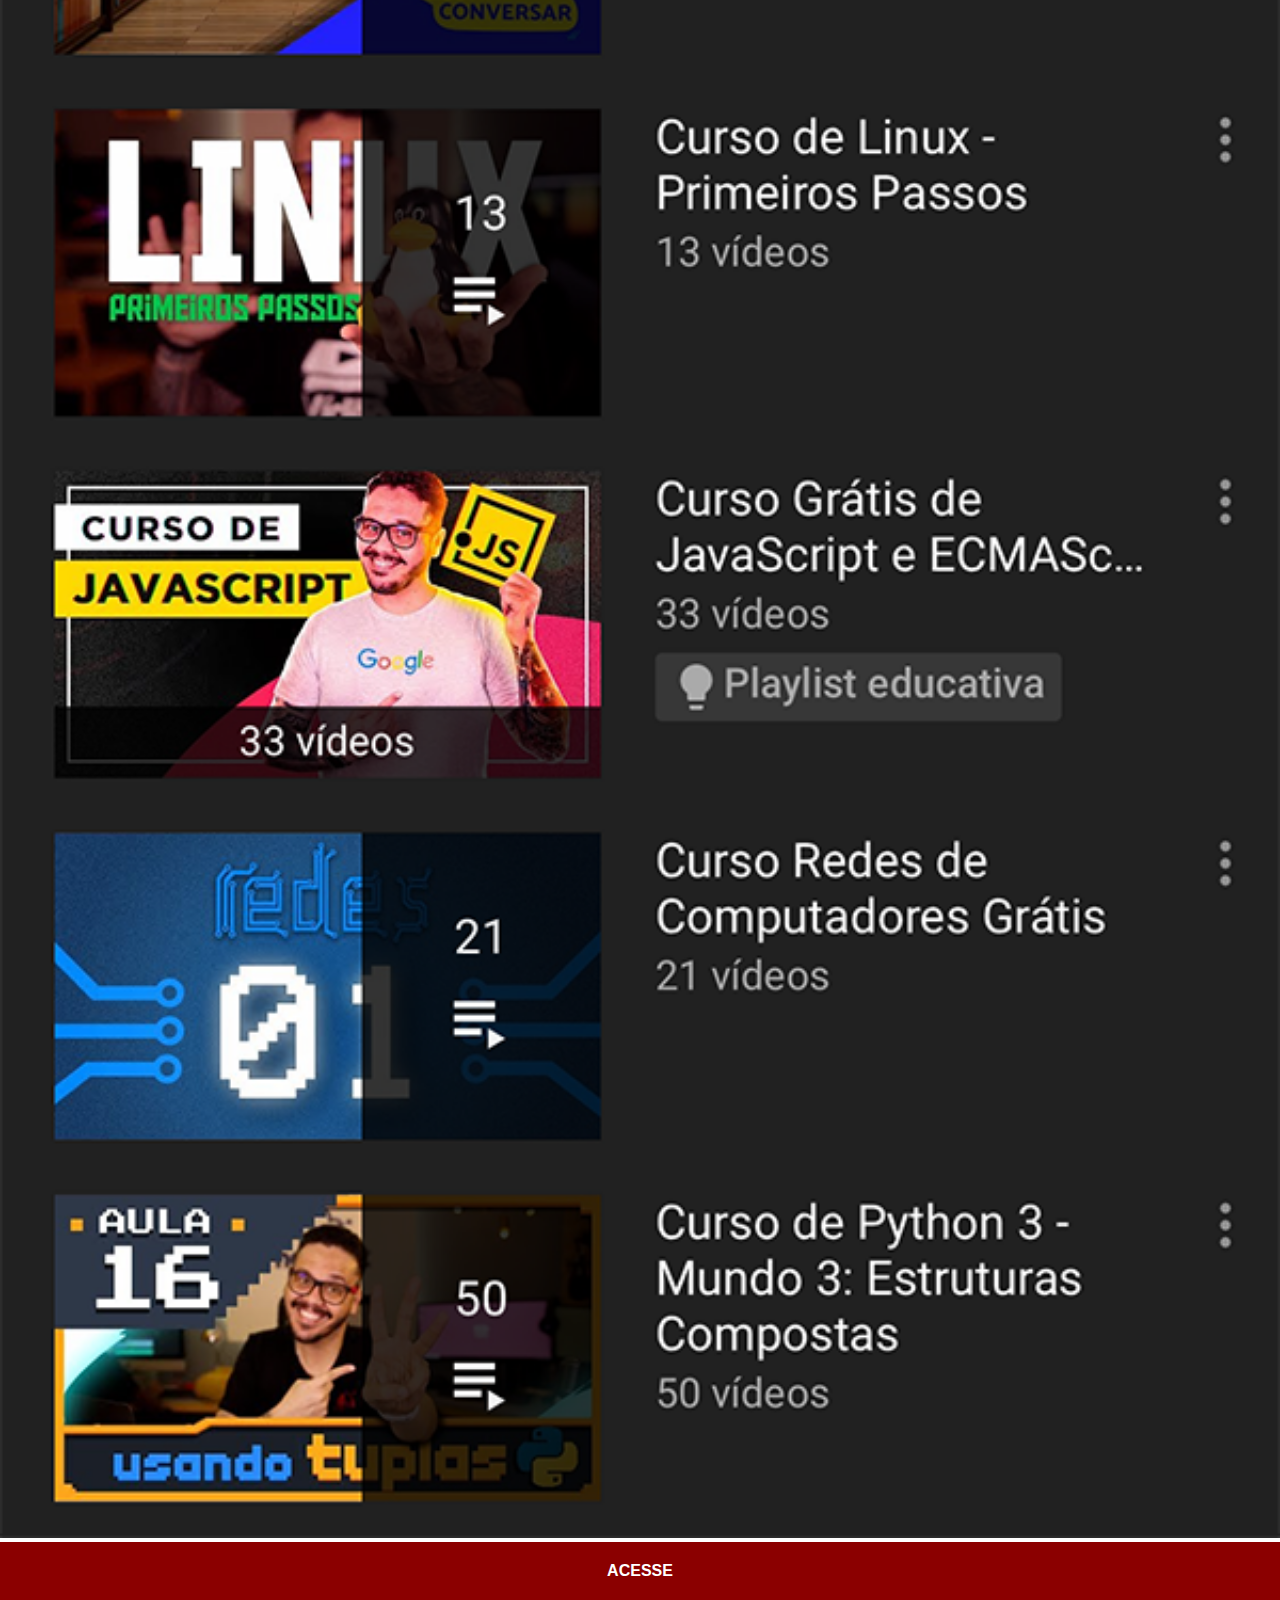
<file: youtube.html>
<!DOCTYPE html>
<html lang="pt-br">
<head>
    <meta charset="UTF-8">
    <meta http-equiv="X-UA-Compatible" content="IE=edge">
    <meta name="viewport" content="width=device-width, initial-scale=1.0">
    <title>YouTube</title>
    <link rel="stylesheet" href="estilos/social.css">
</head>
<body>
    <img src="imagens/tela-youtube.png" alt="YouTube">
    <a href="https://www.youtube.com/@CursoemVideo/playlists" target="_blank">ACESSE</a>
</body>
</html>
</file>
<file: estilos/style.css>
@charset "UTF-8";

* {
    margin: 0;
    padding: 0;
    font-family: Arial, Helvetica, sans-serif;
}

html, body {
    height: 100vh;
    width: 100vw;
    background-color: black;
}

body {
    background: url('../imagens/fundo-madeira.jpg') no-repeat top center;
    background-size: cover;
    background-attachment: fixed;
}

main {
    position: relative;
    height: 100vh;
}

section#telefone {
    position: absolute;
    top: 50%;
    left: 50%;
    transform: translate(-50%, -50%);
    height: 627px;
    width: 311px;
    background: url('../imagens/frame-iphone.png') no-repeat;
}

iframe#tela {
    position: relative;
    top: 80px;
    left: 22px;
    width: 267px;
    height: 471px;
}

section#redes-sociais {
    text-align: right;
}

section#redes-sociais img {
    width: 50px;
    margin: 10px;
    border-radius: 50%;
    box-shadow: 2px 2px 5px rgba(0, 0, 0, 0.400);
    box-sizing: border-box;
}

section#redes-sociais img:hover {
    transform: translate(-2px, -2px);
    box-shadow: 5px 5px 10px rgba(0, 0, 0, 0.651);
    transition: .3s;
}
</file>
<file: estilos/social.css>
@charset "UTF-8";

* {
    margin: 0;
    padding: 0;
    font-family: Arial, Helvetica, sans-serif;
}

::-webkit-scrollbar {
    width: 0;
    height: 0;
}

img {
    width: 100vw;
}

a{
    display: block;
    background-color: darkred;
    color: white;
    padding: 20px;
    text-align: center;
    font-weight: bolder;
    text-decoration: none;
}

a:hover {
    background-color: red;
}
</file>
